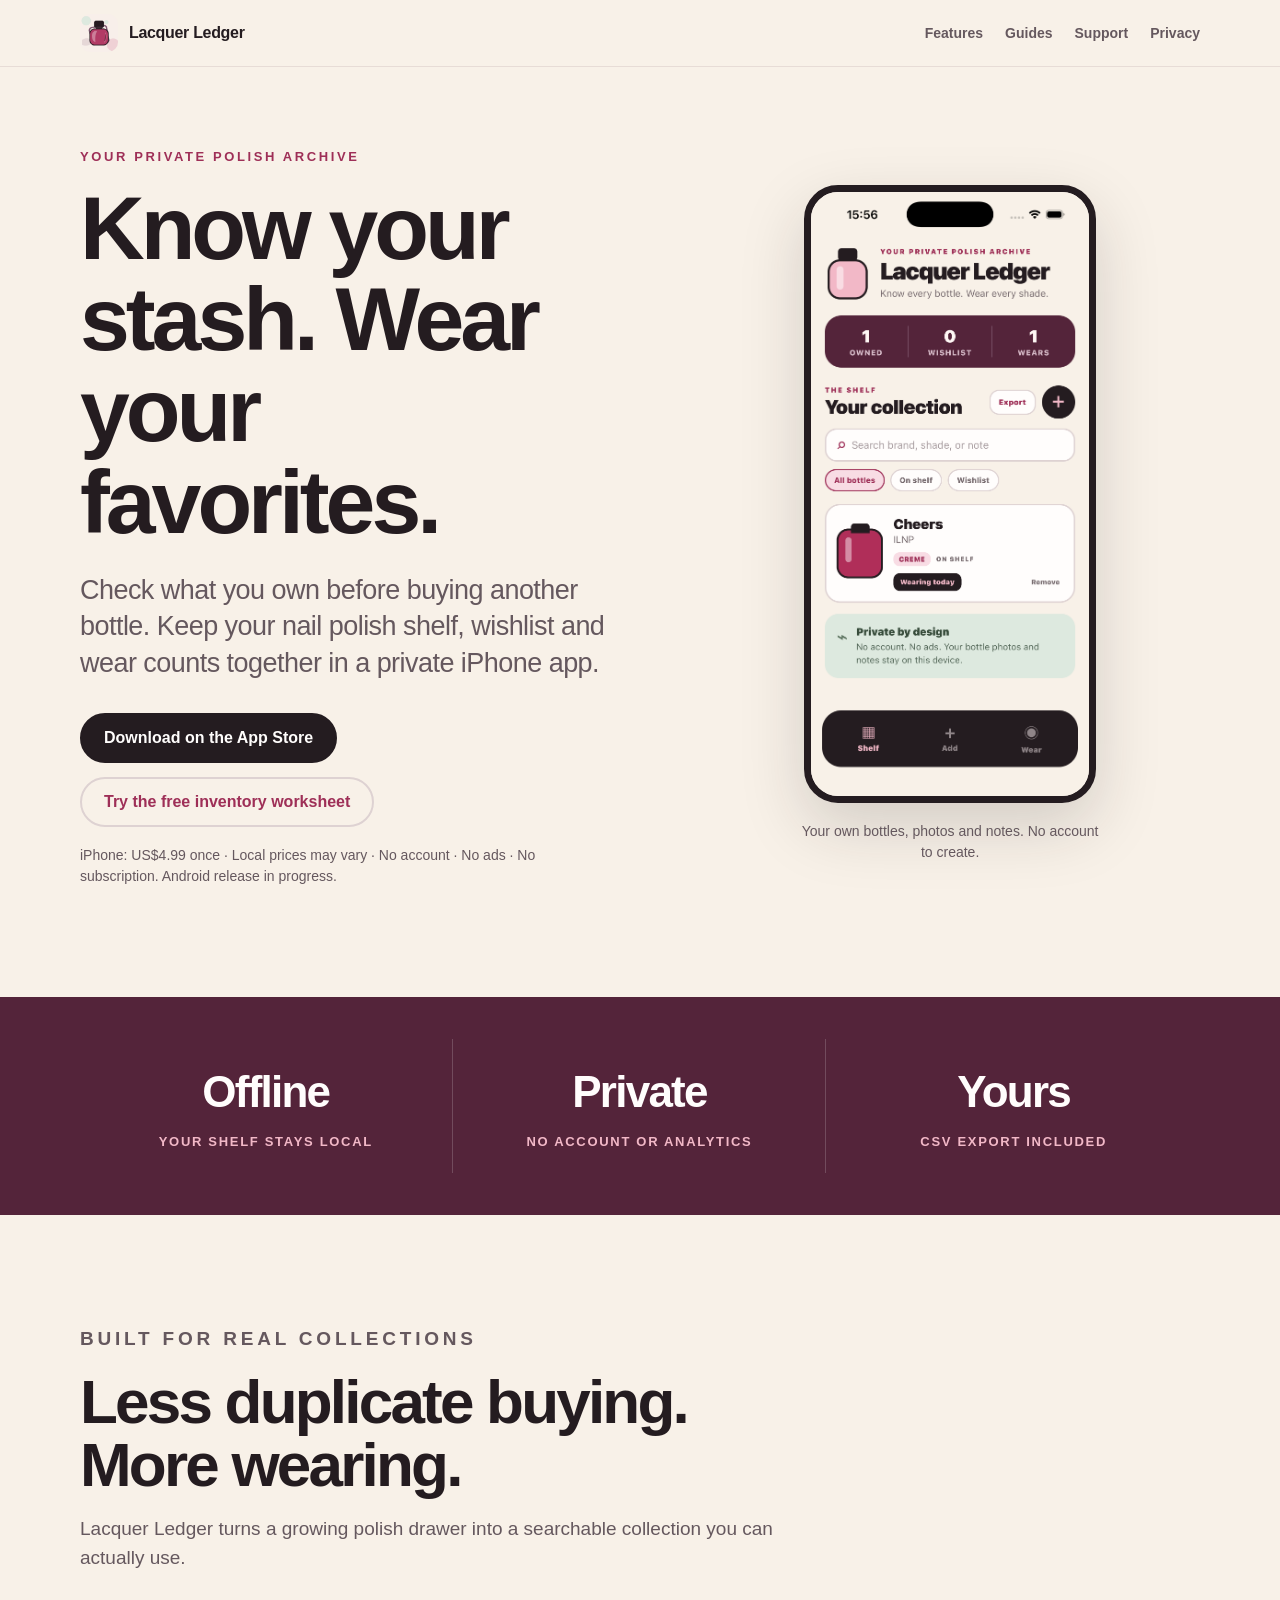
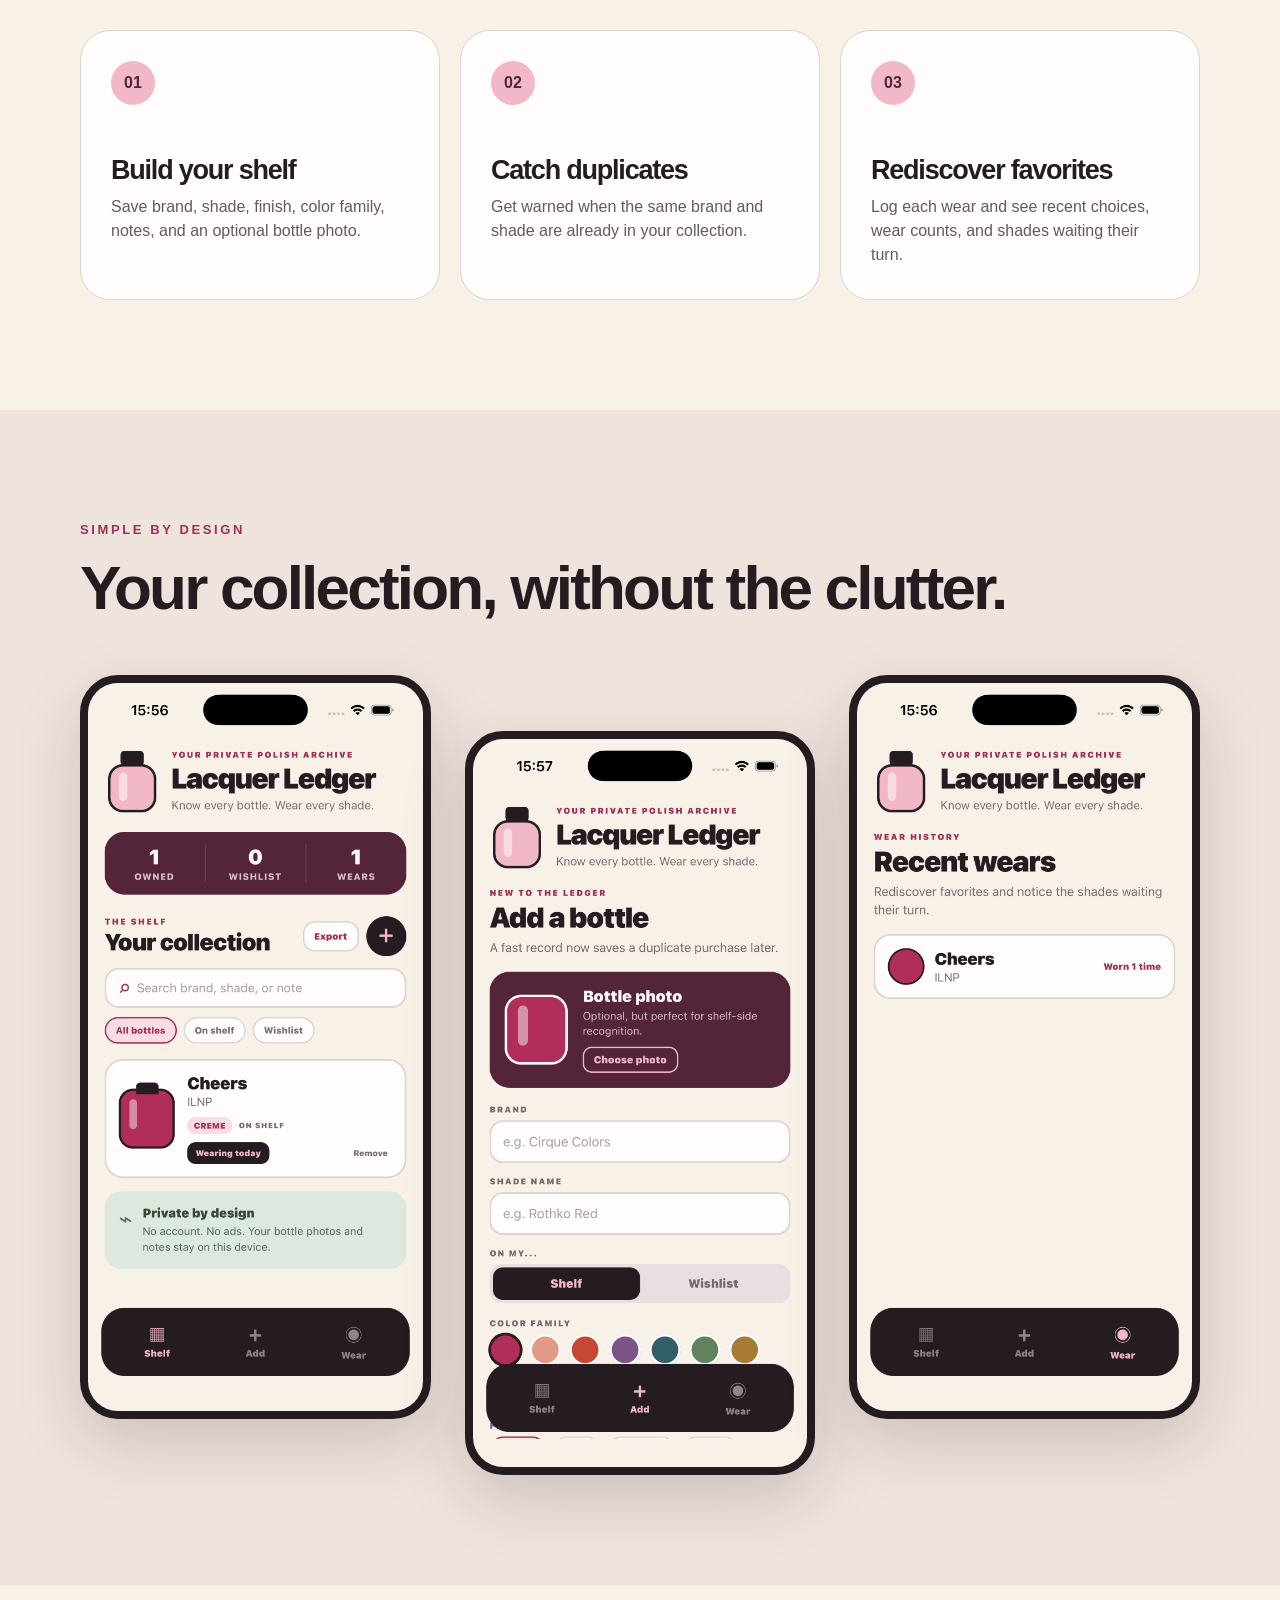
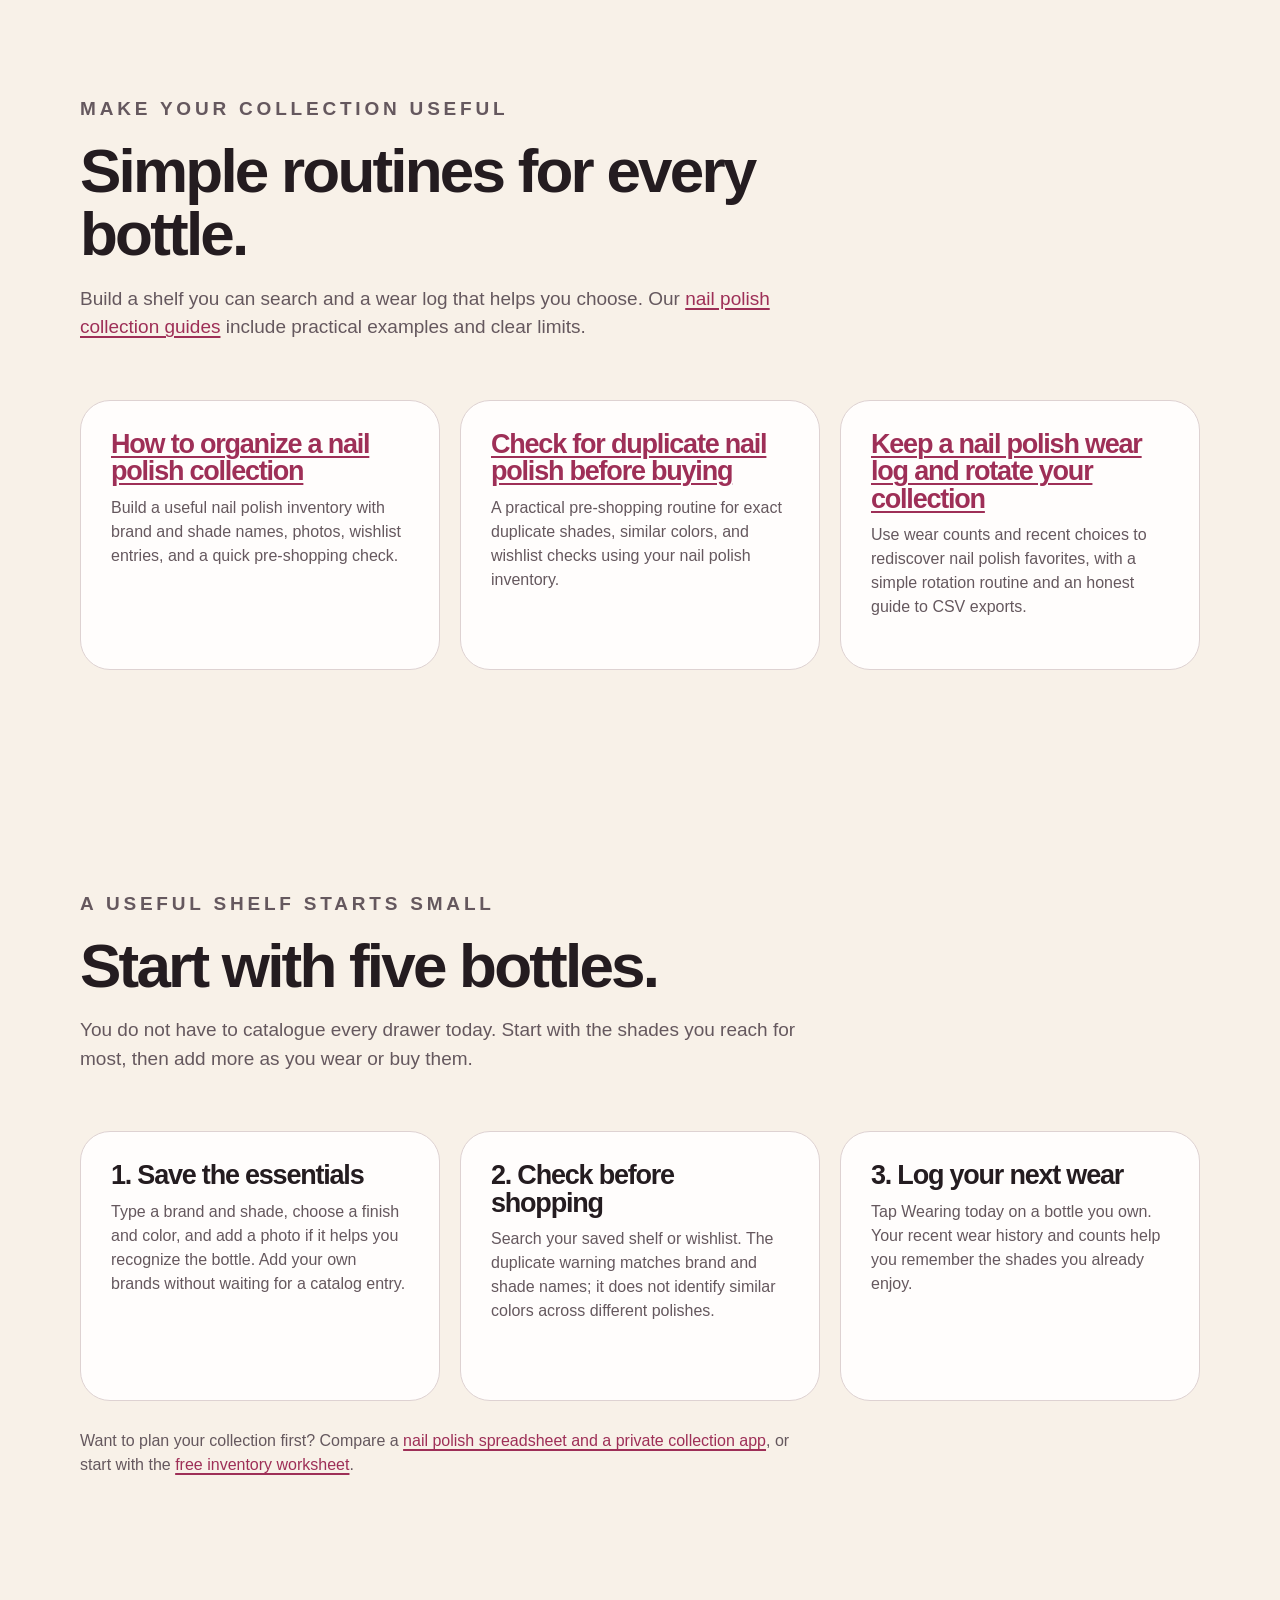
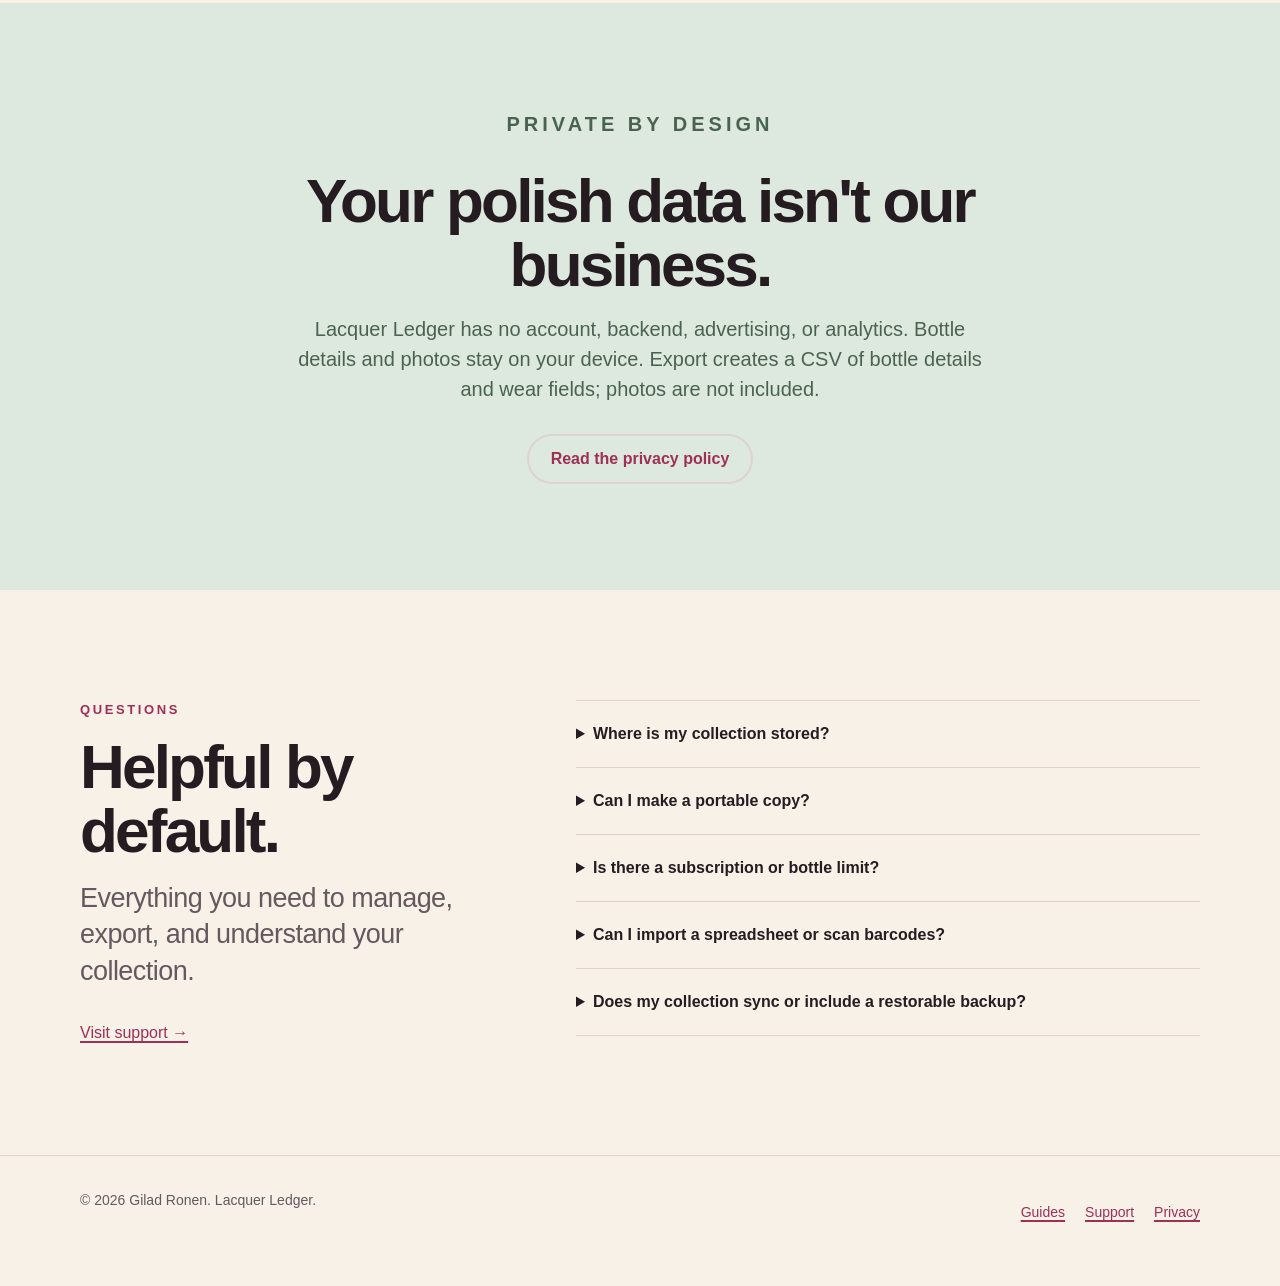
<file: index.html>
<!DOCTYPE html>
<html lang="en">
<head>
  <meta charset="utf-8">
  <meta name="viewport" content="width=device-width, initial-scale=1">
  <meta name="theme-color" content="#F8F1E8">
  <title>Nail polish collection &amp; wear tracker app — Lacquer Ledger</title>
  <meta name="description" content="Organize nail polish, check duplicate brand-and-shade pairs, keep a wishlist and log wears. Lacquer Ledger is a private offline iPhone app with CSV export.">
  <link rel="canonical" href="https://giladr1979.github.io/lacquer-ledger/">
  <meta property="og:type" content="website">
  <meta property="og:title" content="Nail polish collection &amp; wear tracker app — Lacquer Ledger">
  <meta property="og:description" content="Organize nail polish, check duplicate brand-and-shade pairs, keep a wishlist and log wears. Lacquer Ledger is a private offline iPhone app with CSV export.">
  <meta property="og:url" content="https://giladr1979.github.io/lacquer-ledger/">
  <meta property="og:image" content="https://giladr1979.github.io/lacquer-ledger/assets/icon.png">
  <meta property="og:image:alt" content="Lacquer Ledger app icon">
  <meta name="twitter:card" content="summary">
  <meta name="apple-itunes-app" content="app-id=6790280497">
  <link rel="icon" href="assets/icon.png">
  <link rel="stylesheet" href="styles.css">
<script type="application/ld+json">{"@context": "https://schema.org", "@graph": [{"@type": "WebSite", "name": "Lacquer Ledger", "url": "https://giladr1979.github.io/lacquer-ledger/"}, {"@type": "MobileApplication", "name": "Lacquer Ledger", "applicationCategory": "LifestyleApplication", "operatingSystem": "iOS", "url": "https://giladr1979.github.io/lacquer-ledger/", "downloadUrl": "https://apps.apple.com/app/lacquer-ledger/id6790280497", "description": "Private offline nail polish collection, wishlist and wear tracker with CSV export.", "image": "https://giladr1979.github.io/lacquer-ledger/assets/icon.png", "author": {"@type": "Person", "name": "Gilad Ronen"}}]}</script>
  <meta name="google-site-verification" content="F5Sdmsm7UvyeLJ_fXqEmeBqlbJ0hNNnhtqgZ2QPtwdA" />
</head>
<body>
  <a class="skip-link" href="#main">Skip to content</a>
  <header class="site-header">
    <nav class="nav" aria-label="Primary navigation">
      <a class="brand" href="./"><img src="assets/icon.webp" width="1024" height="1024" alt=""><span>Lacquer Ledger</span></a>
      <div class="nav-links"><a href="#features">Features</a><a href="guides/">Guides</a><a href="support.html">Support</a><a href="privacy.html">Privacy</a></div>
    </nav>
  </header>
  <main id="main">
    <section class="hero">
      <div>
        <p class="eyebrow">Your private polish archive</p>
        <h1>Know your stash. Wear your favorites.</h1>
        <p class="lede">Check what you own before buying another bottle. Keep your nail polish shelf, wishlist and wear counts together in a private iPhone app.</p>
        <div class="cta-row"><a class="button" href="https://apps.apple.com/app/lacquer-ledger/id6790280497">Download on the App Store</a><a class="button secondary" href="guides/polish-inventory.html#inventory-worksheet">Try the free inventory worksheet</a></div>
        <p class="price-note">iPhone: US$4.99 once · Local prices may vary · No account · No ads · No subscription. Android release in progress.</p>
      </div>
      <figure class="hero-preview"><img src="assets/collection.webp" width="1206" height="2622" fetchpriority="high" alt="Lacquer Ledger on iPhone: a saved polish, shelf and wishlist counts, search, and wear controls"><figcaption>Your own bottles, photos and notes. No account to create.</figcaption></figure>
    </section>

    <section class="stats" aria-label="Product principles">
      <div class="stats-inner">
        <div class="stat"><strong>Offline</strong><span>Your shelf stays local</span></div>
        <div class="stat"><strong>Private</strong><span>No account or analytics</span></div>
        <div class="stat"><strong>Yours</strong><span>CSV export included</span></div>
      </div>
    </section>

    <section class="section" id="features">
      <div class="section-intro"><p class="eyebrow">Built for real collections</p><h2>Less duplicate buying. More wearing.</h2><p>Lacquer Ledger turns a growing polish drawer into a searchable collection you can actually use.</p></div>
      <div class="feature-grid">
        <article class="feature"><span class="number">01</span><h3>Build your shelf</h3><p>Save brand, shade, finish, color family, notes, and an optional bottle photo.</p></article>
        <article class="feature"><span class="number">02</span><h3>Catch duplicates</h3><p>Get warned when the same brand and shade are already in your collection.</p></article>
        <article class="feature"><span class="number">03</span><h3>Rediscover favorites</h3><p>Log each wear and see recent choices, wear counts, and shades waiting their turn.</p></article>
      </div>
    </section>

    <section class="showcase" aria-labelledby="showcase-title">
      <div class="showcase-inner">
        <p class="eyebrow">Simple by design</p>
        <h2 id="showcase-title">Your collection, without the clutter.</h2>
        <div class="screens">
          <div class="screen"><img src="assets/collection.webp" width="1206" height="2622" loading="lazy" decoding="async" alt="Lacquer Ledger collection screen showing a saved polish bottle"></div>
          <div class="screen"><img src="assets/add-bottle.webp" width="1206" height="2622" loading="lazy" decoding="async" alt="Add bottle form with photo, brand, shade, and collection controls"></div>
          <div class="screen"><img src="assets/wear-history.webp" width="1206" height="2622" loading="lazy" decoding="async" alt="Wear history screen showing a shade and its wear count"></div>
        </div>
      </div>
    </section>

    <section class="section" id="guides"><div class="section-intro"><p class="eyebrow">Make your collection useful</p><h2>Simple routines for every bottle.</h2><p>Build a shelf you can search and a wear log that helps you choose. Our <a href="guides/">nail polish collection guides</a> include practical examples and clear limits.</p></div><div class="feature-grid"><article class="feature"><h3><a href="guides/polish-inventory.html">How to organize a nail polish collection</a></h3><p>Build a useful nail polish inventory with brand and shade names, photos, wishlist entries, and a quick pre-shopping check.</p></article><article class="feature"><h3><a href="guides/duplicate-polish-check.html">Check for duplicate nail polish before buying</a></h3><p>A practical pre-shopping routine for exact duplicate shades, similar colors, and wishlist checks using your nail polish inventory.</p></article><article class="feature"><h3><a href="guides/polish-wear-log.html">Keep a nail polish wear log and rotate your collection</a></h3><p>Use wear counts and recent choices to rediscover nail polish favorites, with a simple rotation routine and an honest guide to CSV exports.</p></article></div></section>
    <section class="section" id="getting-started">
      <div class="section-intro"><p class="eyebrow">A useful shelf starts small</p><h2>Start with five bottles.</h2><p>You do not have to catalogue every drawer today. Start with the shades you reach for most, then add more as you wear or buy them.</p></div>
      <div class="feature-grid">
        <article class="feature"><h3>1. Save the essentials</h3><p>Type a brand and shade, choose a finish and color, and add a photo if it helps you recognize the bottle. Add your own brands without waiting for a catalog entry.</p></article>
        <article class="feature"><h3>2. Check before shopping</h3><p>Search your saved shelf or wishlist. The duplicate warning matches brand and shade names; it does not identify similar colors across different polishes.</p></article>
        <article class="feature"><h3>3. Log your next wear</h3><p>Tap Wearing today on a bottle you own. Your recent wear history and counts help you remember the shades you already enjoy.</p></article>
      </div>
      <p class="fit-note">Want to plan your collection first? Compare a <a href="guides/spreadsheet-or-app.html">nail polish spreadsheet and a private collection app</a>, or start with the <a href="guides/polish-inventory.html#inventory-worksheet">free inventory worksheet</a>.</p>
    </section><section class="privacy-band">
      <div class="privacy-inner"><p class="eyebrow">Private by design</p><h2>Your polish data isn't our business.</h2><p>Lacquer Ledger has no account, backend, advertising, or analytics. Bottle details and photos stay on your device. Export creates a CSV of bottle details and wear fields; photos are not included.</p><a class="button secondary" href="privacy.html">Read the privacy policy</a></div>
    </section>

    <section class="section" id="support">
      <div class="support-grid">
        <div><p class="eyebrow">Questions</p><h2>Helpful by default.</h2><p class="lede">Everything you need to manage, export, and understand your collection.</p><a href="support.html">Visit support →</a></div>
        <div class="faq">
          <details><summary>Where is my collection stored?</summary><p>In a local database inside the app on your device. Lacquer Ledger does not operate a server.</p></details>
          <details><summary>Can I make a portable copy?</summary><p>Yes. Export bottle details and wear fields as a CSV file through your device's share sheet. Photos are not included, and version 1.0 does not import CSV files.</p></details>
          <details><summary>Is there a subscription or bottle limit?</summary><p>It is one paid download, with no subscription or paid bottle-limit upgrade. The US App Store price is $4.99; local prices may vary.</p></details>
          <details><summary>Can I import a spreadsheet or scan barcodes?</summary><p>Version 1.0 uses manual entry. It does not import spreadsheets, scan barcodes, or provide a shared polish catalog. Start with a few favorites; keep an existing spreadsheet if bulk entry is essential to you.</p></details>
          <details><summary>Does my collection sync or include a restorable backup?</summary><p>Version 1.0 does not offer cloud sync or an in-app backup and restore feature. CSV export includes bottle details and wear fields, not photos. Save a CSV outside the app before deleting it or changing devices; the app cannot import that CSV.</p></details>
        </div>
      </div>
    </section>
  </main>
  <footer class="site-footer"><div class="footer-inner"><span>© 2026 Gilad Ronen. Lacquer Ledger.</span><div class="footer-links"><a href="guides/">Guides</a><a href="support.html">Support</a><a href="privacy.html">Privacy</a></div></div></footer>
</body>
</html>
</file>
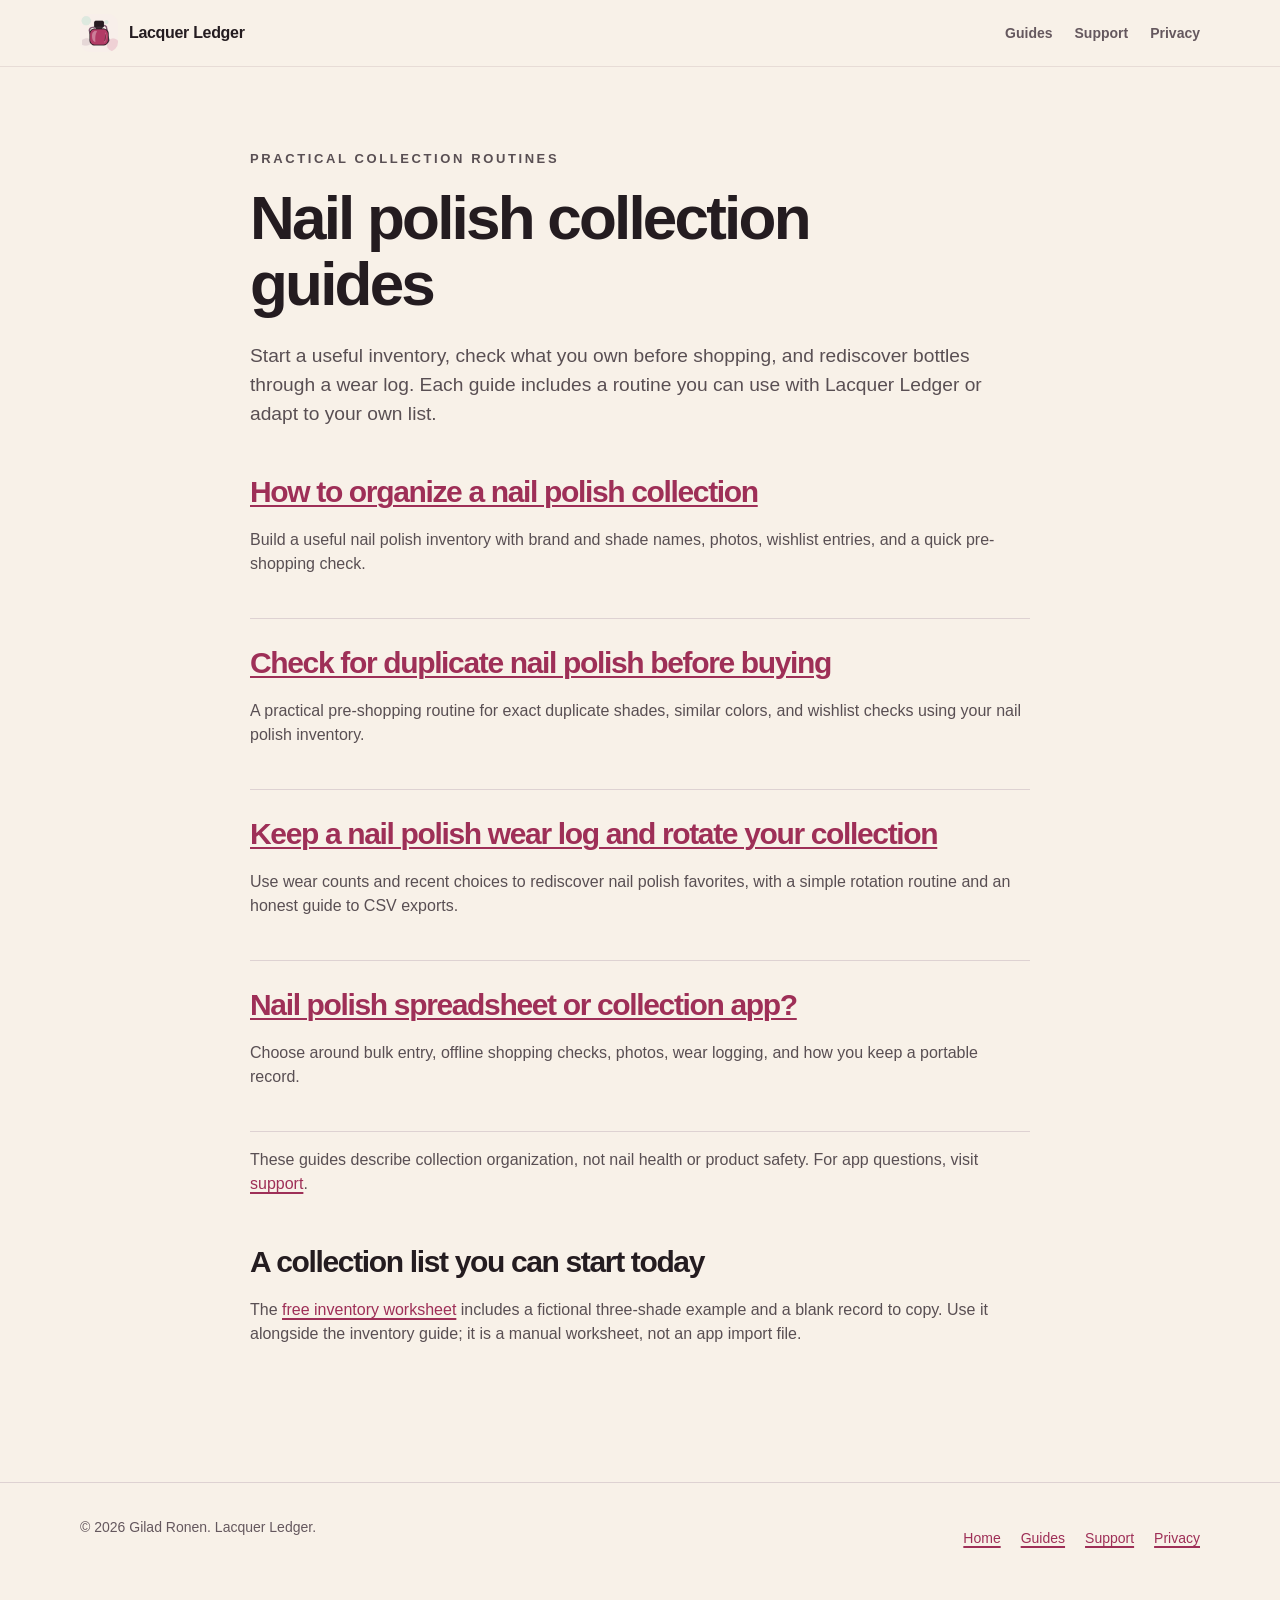
<file: guides/index.html>
<!doctype html><html lang="en"><head><meta charset="utf-8"><meta name="viewport" content="width=device-width,initial-scale=1">  <title>Nail polish collection guides — Lacquer Ledger</title>
  <meta name="description" content="Practical guides to cataloguing nail polish, checking for duplicate shades, and keeping a wear log with Lacquer Ledger.">
  <link rel="canonical" href="https://giladr1979.github.io/lacquer-ledger/guides/">
  <meta property="og:type" content="website">
  <meta property="og:title" content="Nail polish collection guides — Lacquer Ledger">
  <meta property="og:description" content="Practical guides to cataloguing nail polish, checking for duplicate shades, and keeping a wear log with Lacquer Ledger.">
  <meta property="og:url" content="https://giladr1979.github.io/lacquer-ledger/guides/">
  <meta property="og:image" content="https://giladr1979.github.io/lacquer-ledger/assets/icon.png">
  <meta property="og:image:alt" content="Lacquer Ledger app icon">
  <meta name="twitter:card" content="summary">
  <meta name="apple-itunes-app" content="app-id=6790280497"><link rel="icon" href="../assets/icon.png"><link rel="stylesheet" href="../styles.css"></head><body><a class="skip-link" href="#main">Skip to content</a><header class="site-header"><nav class="nav" aria-label="Primary navigation"><a class="brand" href="../"><img src="../assets/icon.webp" width="1024" height="1024" alt=""><span>Lacquer Ledger</span></a><div class="nav-links"><a href="../guides/">Guides</a><a href="../support.html">Support</a><a href="../privacy.html">Privacy</a></div></nav></header><main id="main" class="legal guide"><p class="eyebrow">Practical collection routines</p><h1>Nail polish collection guides</h1><p class="guide-intro">Start a useful inventory, check what you own before shopping, and rediscover bottles through a wear log. Each guide includes a routine you can use with Lacquer Ledger or adapt to your own list.</p><article class="guide-card"><h2><a href="polish-inventory.html">How to organize a nail polish collection</a></h2><p>Build a useful nail polish inventory with brand and shade names, photos, wishlist entries, and a quick pre-shopping check.</p></article><article class="guide-card"><h2><a href="duplicate-polish-check.html">Check for duplicate nail polish before buying</a></h2><p>A practical pre-shopping routine for exact duplicate shades, similar colors, and wishlist checks using your nail polish inventory.</p></article><article class="guide-card"><h2><a href="polish-wear-log.html">Keep a nail polish wear log and rotate your collection</a></h2><p>Use wear counts and recent choices to rediscover nail polish favorites, with a simple rotation routine and an honest guide to CSV exports.</p></article><article class="guide-card"><h2><a href="spreadsheet-or-app.html">Nail polish spreadsheet or collection app?</a></h2><p>Choose around bulk entry, offline shopping checks, photos, wear logging, and how you keep a portable record.</p></article><p>These guides describe collection organization, not nail health or product safety. For app questions, visit <a href="../support.html">support</a>.</p><section><h2>A collection list you can start today</h2><p>The <a href="polish-inventory.html#inventory-worksheet">free inventory worksheet</a> includes a fictional three-shade example and a blank record to copy. Use it alongside the inventory guide; it is a manual worksheet, not an app import file.</p></section></main><footer class="site-footer"><div class="footer-inner"><span>© 2026 Gilad Ronen. Lacquer Ledger.</span><div class="footer-links"><a href="../">Home</a><a href="../guides/">Guides</a><a href="../support.html">Support</a><a href="../privacy.html">Privacy</a></div></div></footer></body></html>
</file>
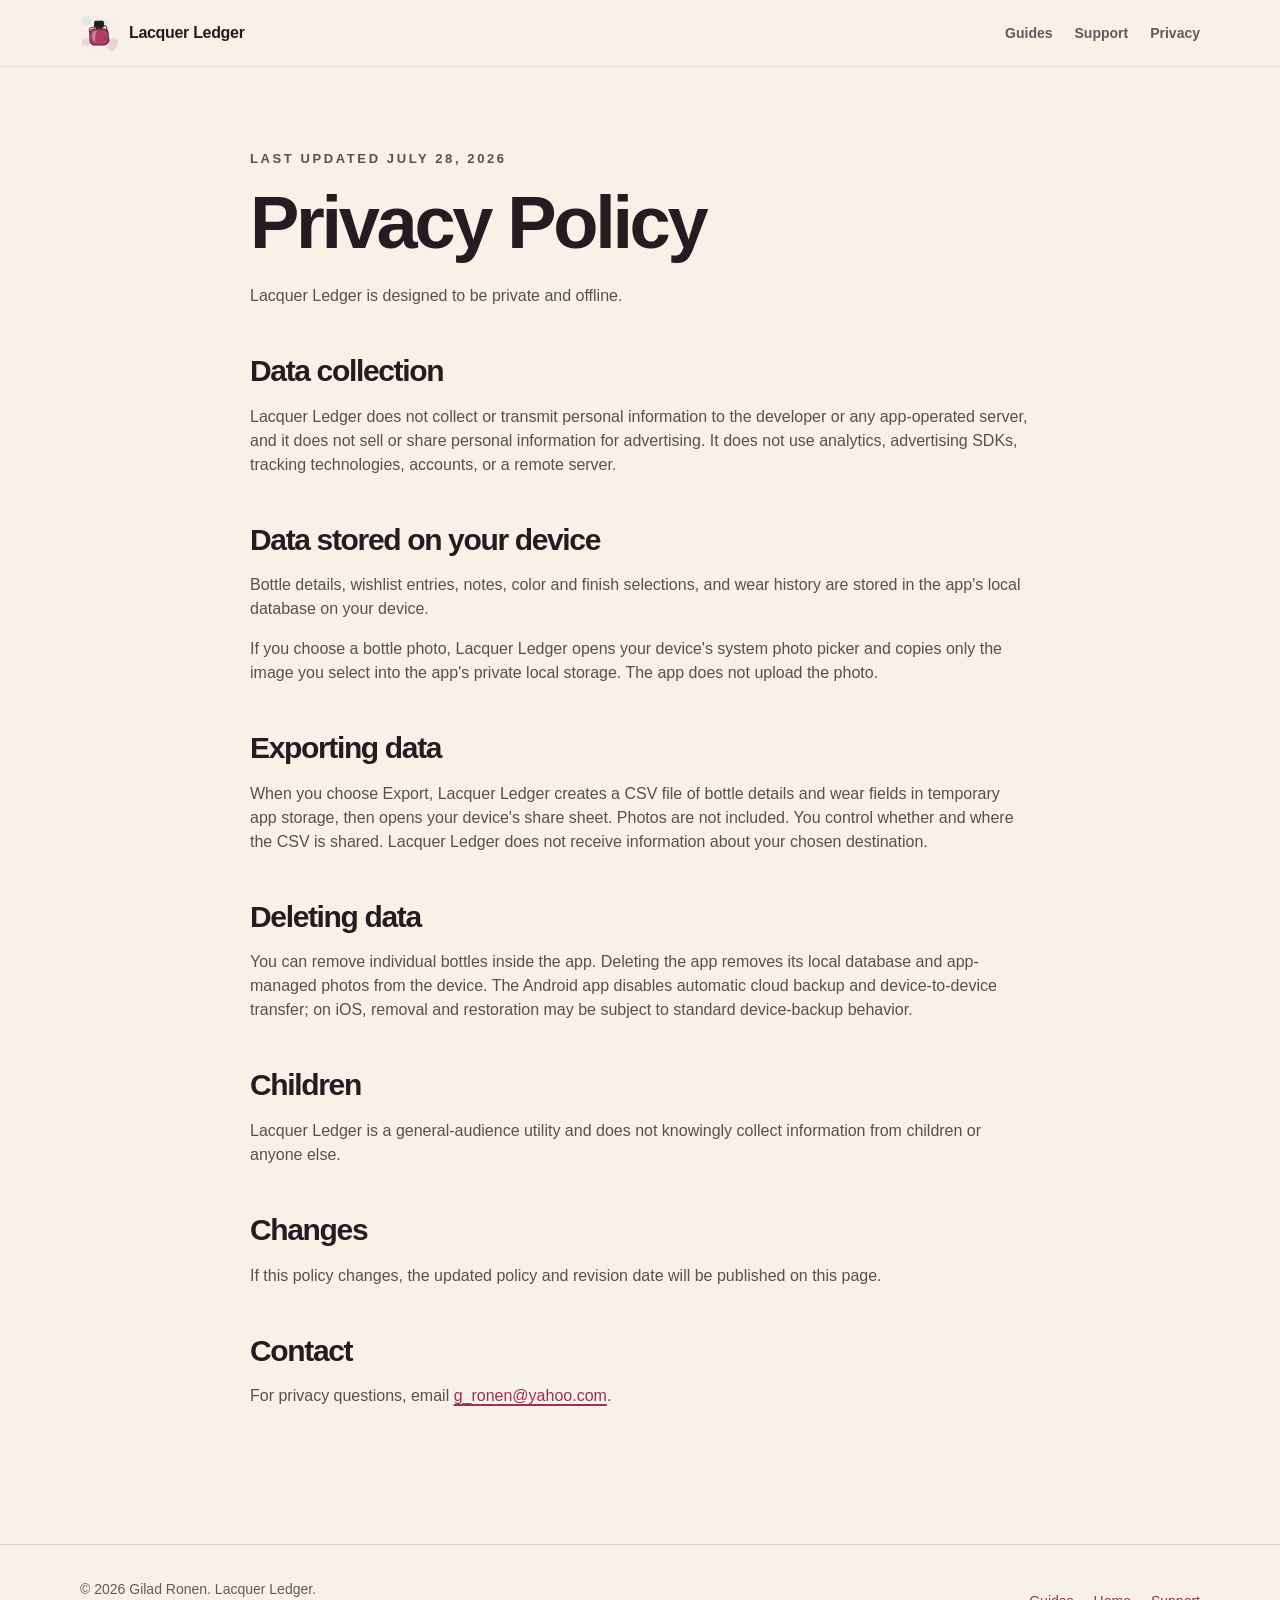
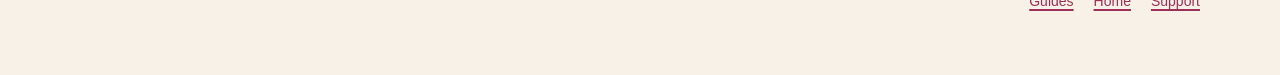
<file: privacy.html>
<!DOCTYPE html>
<html lang="en">
<head>
  <meta charset="utf-8">
  <meta name="viewport" content="width=device-width, initial-scale=1">
  <meta name="theme-color" content="#F8F1E8">
  <title>Privacy policy — Lacquer Ledger</title>
  <meta name="description" content="How Lacquer Ledger stores bottle details and photos locally, handles CSV exports and protects your private nail polish inventory.">
  <link rel="canonical" href="https://giladr1979.github.io/lacquer-ledger/privacy.html">
  <meta property="og:type" content="website">
  <meta property="og:title" content="Privacy policy — Lacquer Ledger">
  <meta property="og:description" content="How Lacquer Ledger stores bottle details and photos locally, handles CSV exports and protects your private nail polish inventory.">
  <meta property="og:url" content="https://giladr1979.github.io/lacquer-ledger/privacy.html">
  <meta property="og:image" content="https://giladr1979.github.io/lacquer-ledger/assets/icon.png">
  <meta property="og:image:alt" content="Lacquer Ledger app icon">
  <meta name="twitter:card" content="summary">
  <meta name="apple-itunes-app" content="app-id=6790280497">
  <link rel="icon" href="assets/icon.png">
  <link rel="stylesheet" href="styles.css">
</head>
<body>
  <a class="skip-link" href="#main">Skip to content</a>
  <header class="site-header"><nav class="nav" aria-label="Primary navigation"><a class="brand" href="./"><img src="assets/icon.webp" width="1024" height="1024" alt=""><span>Lacquer Ledger</span></a><div class="nav-links"><a href="guides/">Guides</a><a href="support.html">Support</a><a href="privacy.html" aria-current="page">Privacy</a></div></nav></header>
  <main id="main" class="legal">
    <p class="eyebrow">Last updated July 28, 2026</p>
    <h1>Privacy Policy</h1>
    <p>Lacquer Ledger is designed to be private and offline.</p>

    <h2>Data collection</h2>
    <p>Lacquer Ledger does not collect or transmit personal information to the developer or any app-operated server, and it does not sell or share personal information for advertising. It does not use analytics, advertising SDKs, tracking technologies, accounts, or a remote server.</p>

    <h2>Data stored on your device</h2>
    <p>Bottle details, wishlist entries, notes, color and finish selections, and wear history are stored in the app's local database on your device.</p>
    <p>If you choose a bottle photo, Lacquer Ledger opens your device's system photo picker and copies only the image you select into the app's private local storage. The app does not upload the photo.</p>

    <h2>Exporting data</h2>
    <p>When you choose Export, Lacquer Ledger creates a CSV file of bottle details and wear fields in temporary app storage, then opens your device's share sheet. Photos are not included. You control whether and where the CSV is shared. Lacquer Ledger does not receive information about your chosen destination.</p>

    <h2>Deleting data</h2>
    <p>You can remove individual bottles inside the app. Deleting the app removes its local database and app-managed photos from the device. The Android app disables automatic cloud backup and device-to-device transfer; on iOS, removal and restoration may be subject to standard device-backup behavior.</p>

    <h2>Children</h2>
    <p>Lacquer Ledger is a general-audience utility and does not knowingly collect information from children or anyone else.</p>

    <h2>Changes</h2>
    <p>If this policy changes, the updated policy and revision date will be published on this page.</p>

    <h2>Contact</h2>
    <p>For privacy questions, email <a href="mailto:g_ronen@yahoo.com">g_ronen@yahoo.com</a>.</p>
  </main>
  <footer class="site-footer"><div class="footer-inner"><span>© 2026 Gilad Ronen. Lacquer Ledger.</span><div class="footer-links"><a href="guides/">Guides</a><a href="./">Home</a><a href="support.html">Support</a></div></div></footer>
</body>
</html>
</file>
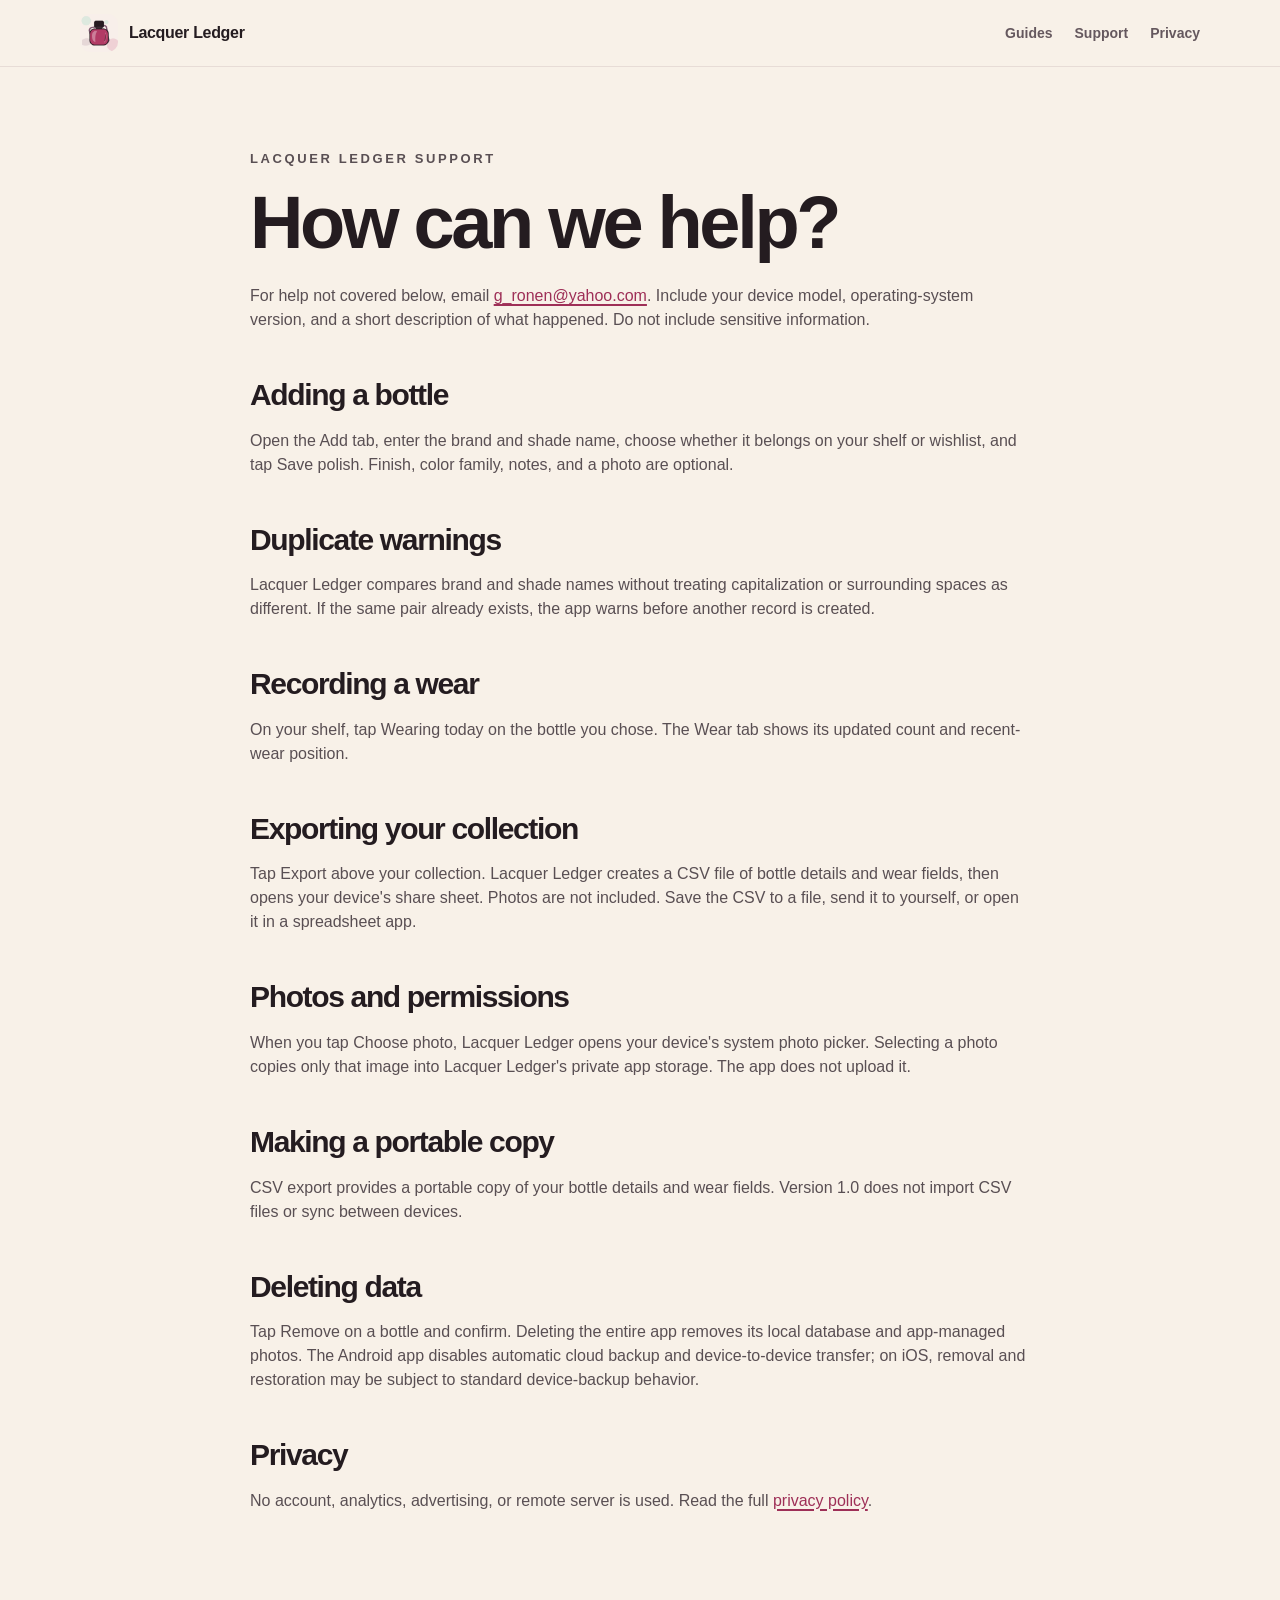
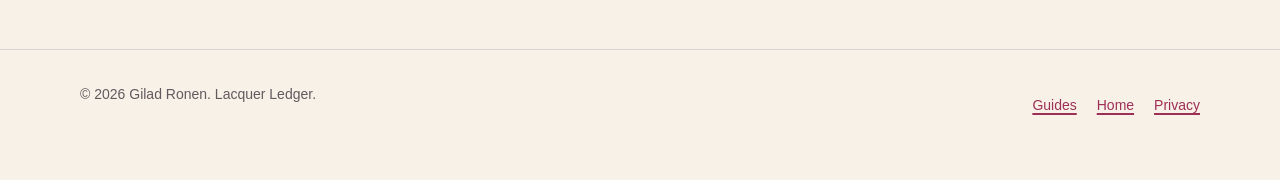
<file: support.html>
<!DOCTYPE html>
<html lang="en">
<head>
  <meta charset="utf-8">
  <meta name="viewport" content="width=device-width, initial-scale=1">
  <meta name="theme-color" content="#F8F1E8">
  <title>Nail polish inventory app help &amp; support — Lacquer Ledger</title>
  <meta name="description" content="Learn how to add bottles, record wears, export your nail polish inventory as CSV and manage photos in Lacquer Ledger.">
  <link rel="canonical" href="https://giladr1979.github.io/lacquer-ledger/support.html">
  <meta property="og:type" content="website">
  <meta property="og:title" content="Nail polish inventory app help &amp; support — Lacquer Ledger">
  <meta property="og:description" content="Learn how to add bottles, record wears, export your nail polish inventory as CSV and manage photos in Lacquer Ledger.">
  <meta property="og:url" content="https://giladr1979.github.io/lacquer-ledger/support.html">
  <meta property="og:image" content="https://giladr1979.github.io/lacquer-ledger/assets/icon.png">
  <meta property="og:image:alt" content="Lacquer Ledger app icon">
  <meta name="twitter:card" content="summary">
  <meta name="apple-itunes-app" content="app-id=6790280497">
  <link rel="icon" href="assets/icon.png">
  <link rel="stylesheet" href="styles.css">
</head>
<body>
  <a class="skip-link" href="#main">Skip to content</a>
  <header class="site-header"><nav class="nav" aria-label="Primary navigation"><a class="brand" href="./"><img src="assets/icon.webp" width="1024" height="1024" alt=""><span>Lacquer Ledger</span></a><div class="nav-links"><a href="guides/">Guides</a><a href="support.html" aria-current="page">Support</a><a href="privacy.html">Privacy</a></div></nav></header>
  <main id="main" class="legal">
    <p class="eyebrow">Lacquer Ledger support</p>
    <h1>How can we help?</h1>
    <p>For help not covered below, email <a href="mailto:g_ronen@yahoo.com?subject=Lacquer%20Ledger%20Support">g_ronen@yahoo.com</a>. Include your device model, operating-system version, and a short description of what happened. Do not include sensitive information.</p>

    <h2>Adding a bottle</h2>
    <p>Open the Add tab, enter the brand and shade name, choose whether it belongs on your shelf or wishlist, and tap Save polish. Finish, color family, notes, and a photo are optional.</p>

    <h2>Duplicate warnings</h2>
    <p>Lacquer Ledger compares brand and shade names without treating capitalization or surrounding spaces as different. If the same pair already exists, the app warns before another record is created.</p>

    <h2>Recording a wear</h2>
    <p>On your shelf, tap Wearing today on the bottle you chose. The Wear tab shows its updated count and recent-wear position.</p>

    <h2>Exporting your collection</h2>
    <p>Tap Export above your collection. Lacquer Ledger creates a CSV file of bottle details and wear fields, then opens your device's share sheet. Photos are not included. Save the CSV to a file, send it to yourself, or open it in a spreadsheet app.</p>

    <h2>Photos and permissions</h2>
    <p>When you tap Choose photo, Lacquer Ledger opens your device's system photo picker. Selecting a photo copies only that image into Lacquer Ledger's private app storage. The app does not upload it.</p>

    <h2>Making a portable copy</h2>
    <p>CSV export provides a portable copy of your bottle details and wear fields. Version 1.0 does not import CSV files or sync between devices.</p>

    <h2>Deleting data</h2>
    <p>Tap Remove on a bottle and confirm. Deleting the entire app removes its local database and app-managed photos. The Android app disables automatic cloud backup and device-to-device transfer; on iOS, removal and restoration may be subject to standard device-backup behavior.</p>

    <h2>Privacy</h2>
    <p>No account, analytics, advertising, or remote server is used. Read the full <a href="privacy.html">privacy policy</a>.</p>
  </main>
  <footer class="site-footer"><div class="footer-inner"><span>© 2026 Gilad Ronen. Lacquer Ledger.</span><div class="footer-links"><a href="guides/">Guides</a><a href="./">Home</a><a href="privacy.html">Privacy</a></div></div></footer>
</body>
</html>
</file>
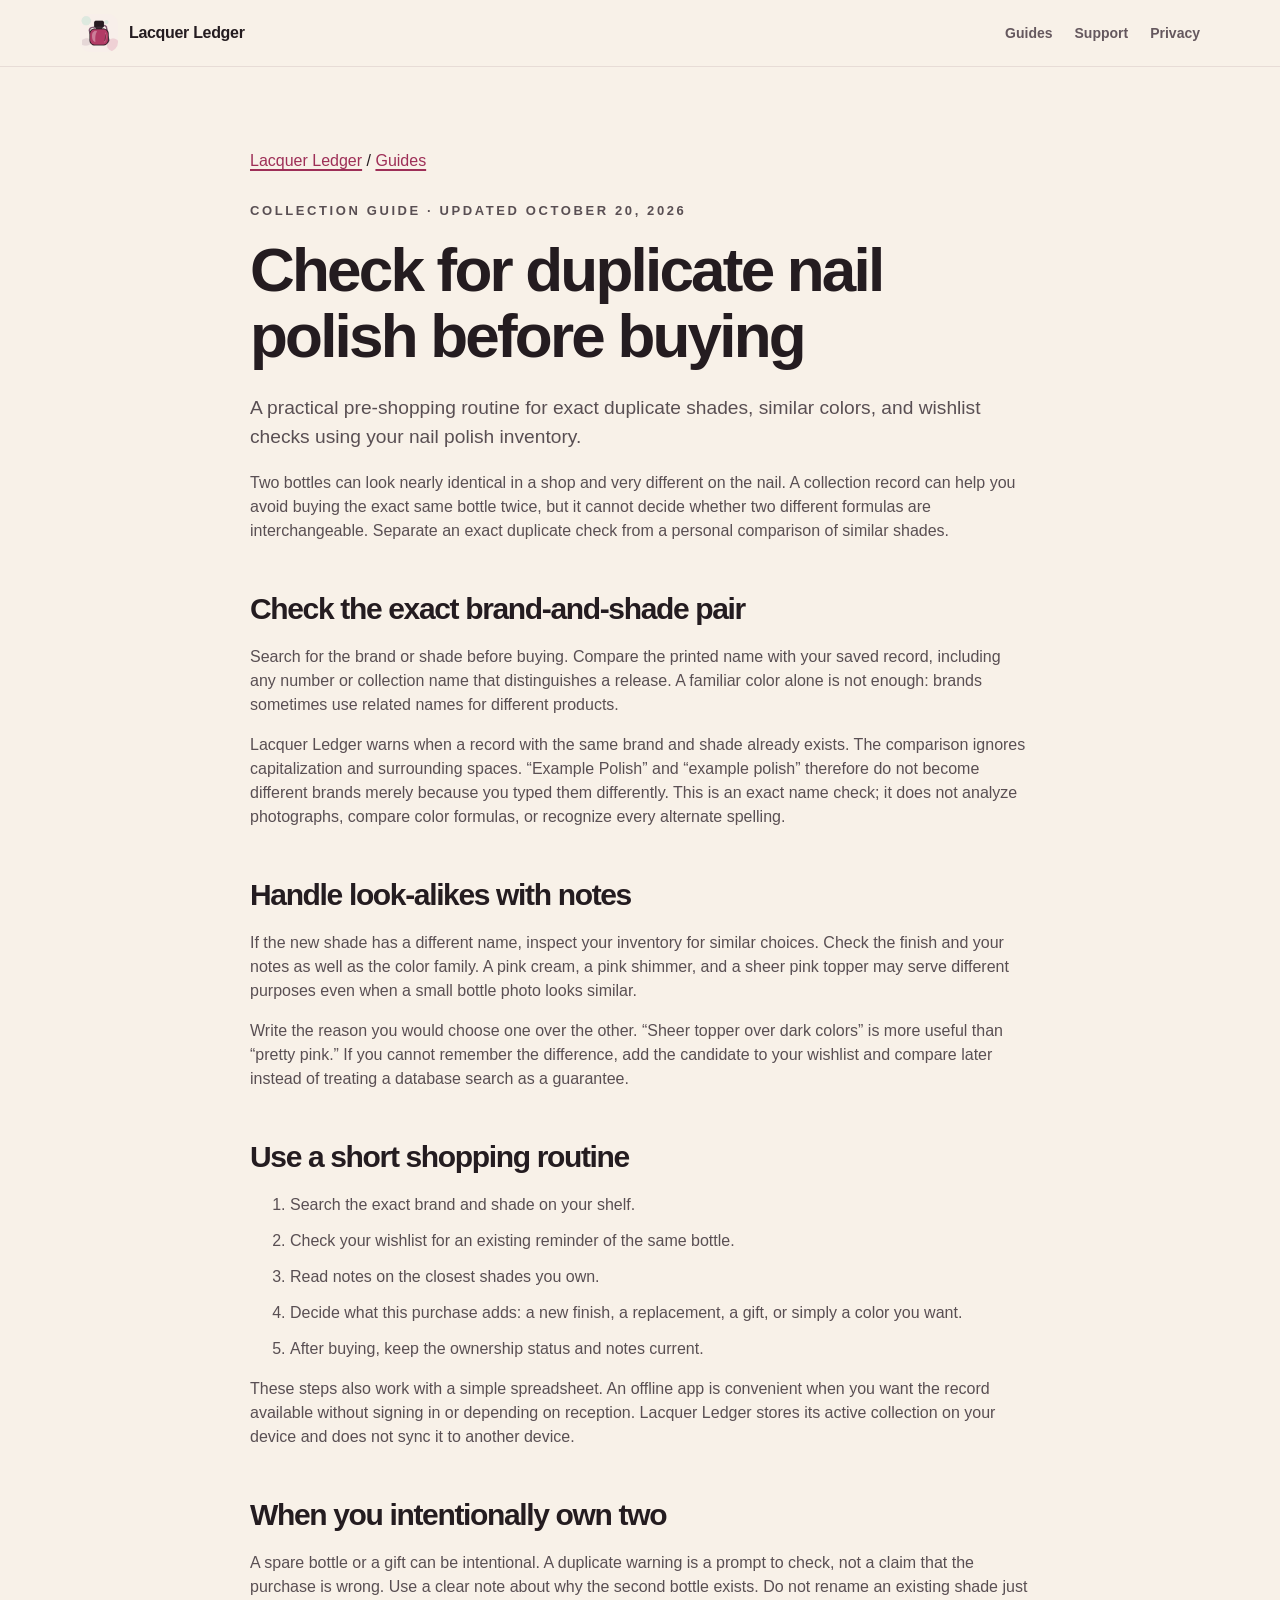
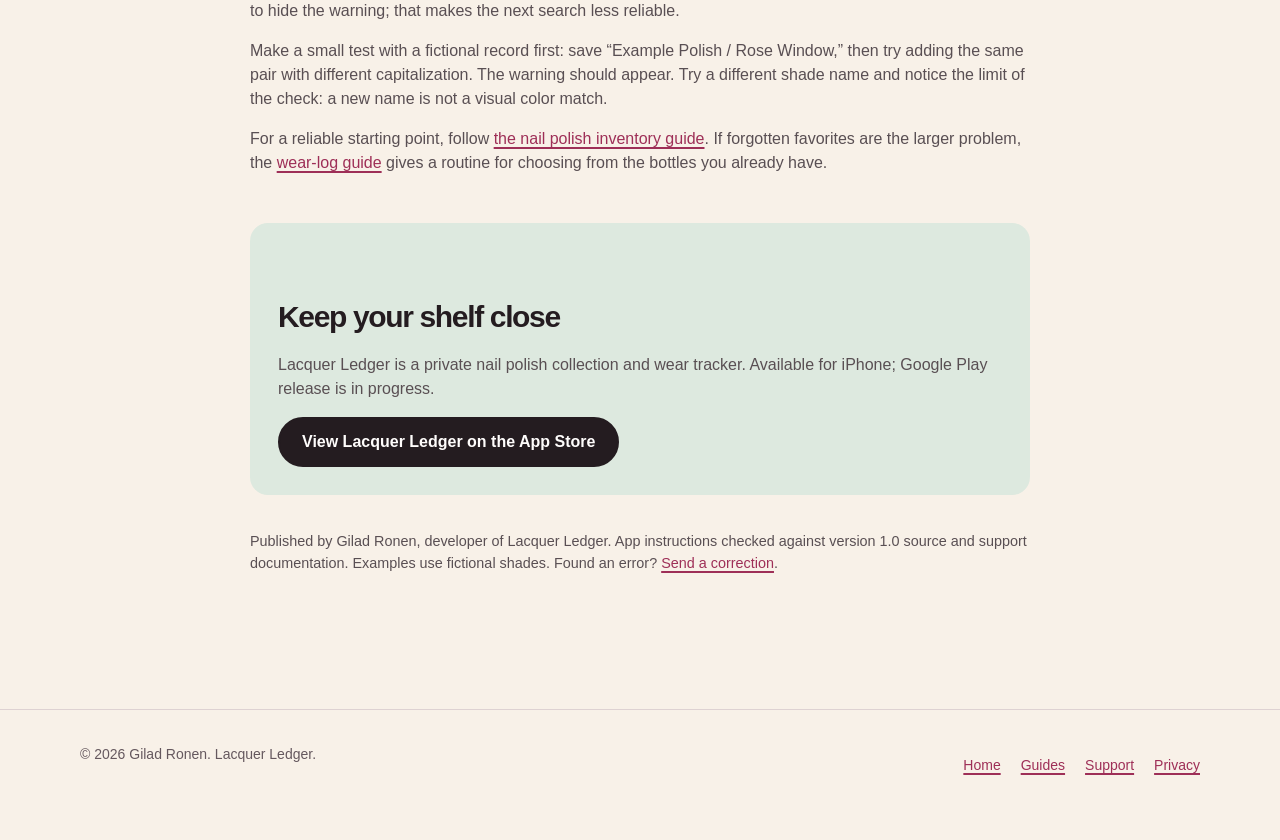
<file: guides/duplicate-polish-check.html>
<!doctype html><html lang="en"><head><meta charset="utf-8"><meta name="viewport" content="width=device-width,initial-scale=1">  <title>Check for duplicate nail polish before buying — Lacquer Ledger</title>
  <meta name="description" content="A practical pre-shopping routine for exact duplicate shades, similar colors, and wishlist checks using your nail polish inventory.">
  <link rel="canonical" href="https://giladr1979.github.io/lacquer-ledger/guides/duplicate-polish-check.html">
  <meta property="og:type" content="article">
  <meta property="og:title" content="Check for duplicate nail polish before buying — Lacquer Ledger">
  <meta property="og:description" content="A practical pre-shopping routine for exact duplicate shades, similar colors, and wishlist checks using your nail polish inventory.">
  <meta property="og:url" content="https://giladr1979.github.io/lacquer-ledger/guides/duplicate-polish-check.html">
  <meta property="og:image" content="https://giladr1979.github.io/lacquer-ledger/assets/icon.png">
  <meta property="og:image:alt" content="Lacquer Ledger app icon">
  <meta name="twitter:card" content="summary">
  <meta name="apple-itunes-app" content="app-id=6790280497"><meta name="theme-color" content="#F8F1E8"><link rel="icon" href="../assets/icon.png"><link rel="stylesheet" href="../styles.css"><script type="application/ld+json">{"@context": "https://schema.org", "@type": "Article", "headline": "Check for duplicate nail polish before buying", "description": "A practical pre-shopping routine for exact duplicate shades, similar colors, and wishlist checks using your nail polish inventory.", "dateModified": "2026-10-20", "author": {"@type": "Person", "name": "Gilad Ronen"}, "mainEntityOfPage": "https://giladr1979.github.io/lacquer-ledger/guides/duplicate-polish-check.html", "image": "https://giladr1979.github.io/lacquer-ledger/assets/icon.png"}</script></head><body><a class="skip-link" href="#main">Skip to content</a><header class="site-header"><nav class="nav" aria-label="Primary navigation"><a class="brand" href="../"><img src="../assets/icon.webp" width="1024" height="1024" alt=""><span>Lacquer Ledger</span></a><div class="nav-links"><a href="../guides/">Guides</a><a href="../support.html">Support</a><a href="../privacy.html">Privacy</a></div></nav></header><main id="main" class="legal guide"><nav aria-label="Breadcrumb"><a href="../">Lacquer Ledger</a> / <a href="./">Guides</a></nav><p class="eyebrow">Collection guide · Updated October 20, 2026</p><h1>Check for duplicate nail polish before buying</h1><p class="guide-intro">A practical pre-shopping routine for exact duplicate shades, similar colors, and wishlist checks using your nail polish inventory.</p><p>Two bottles can look nearly identical in a shop and very different on the nail. A collection record can help you avoid buying the exact same bottle twice, but it cannot decide whether two different formulas are interchangeable. Separate an exact duplicate check from a personal comparison of similar shades.</p>
<h2>Check the exact brand-and-shade pair</h2><p>Search for the brand or shade before buying. Compare the printed name with your saved record, including any number or collection name that distinguishes a release. A familiar color alone is not enough: brands sometimes use related names for different products.</p><p>Lacquer Ledger warns when a record with the same brand and shade already exists. The comparison ignores capitalization and surrounding spaces. “Example Polish” and “example polish” therefore do not become different brands merely because you typed them differently. This is an exact name check; it does not analyze photographs, compare color formulas, or recognize every alternate spelling.</p>
<h2>Handle look-alikes with notes</h2><p>If the new shade has a different name, inspect your inventory for similar choices. Check the finish and your notes as well as the color family. A pink cream, a pink shimmer, and a sheer pink topper may serve different purposes even when a small bottle photo looks similar.</p><p>Write the reason you would choose one over the other. “Sheer topper over dark colors” is more useful than “pretty pink.” If you cannot remember the difference, add the candidate to your wishlist and compare later instead of treating a database search as a guarantee.</p>
<h2>Use a short shopping routine</h2><ol><li>Search the exact brand and shade on your shelf.</li><li>Check your wishlist for an existing reminder of the same bottle.</li><li>Read notes on the closest shades you own.</li><li>Decide what this purchase adds: a new finish, a replacement, a gift, or simply a color you want.</li><li>After buying, keep the ownership status and notes current.</li></ol><p>These steps also work with a simple spreadsheet. An offline app is convenient when you want the record available without signing in or depending on reception. Lacquer Ledger stores its active collection on your device and does not sync it to another device.</p>
<h2>When you intentionally own two</h2><p>A spare bottle or a gift can be intentional. A duplicate warning is a prompt to check, not a claim that the purchase is wrong. Use a clear note about why the second bottle exists. Do not rename an existing shade just to hide the warning; that makes the next search less reliable.</p><p>Make a small test with a fictional record first: save “Example Polish / Rose Window,” then try adding the same pair with different capitalization. The warning should appear. Try a different shade name and notice the limit of the check: a new name is not a visual color match.</p><p>For a reliable starting point, follow <a href="polish-inventory.html">the nail polish inventory guide</a>. If forgotten favorites are the larger problem, the <a href="polish-wear-log.html">wear-log guide</a> gives a routine for choosing from the bottles you already have.</p><aside class="guide-cta"><h2>Keep your shelf close</h2><p>Lacquer Ledger is a private nail polish collection and wear tracker. Available for iPhone; Google Play release is in progress.</p><a class="button" href="https://apps.apple.com/app/lacquer-ledger/id6790280497">View Lacquer Ledger on the App Store</a></aside><p class="editorial">Published by Gilad Ronen, developer of Lacquer Ledger. App instructions checked against version 1.0 source and support documentation. Examples use fictional shades. Found an error? <a href="mailto:g_ronen@yahoo.com?subject=Lacquer%20Ledger%20guide%20correction">Send a correction</a>.</p></main><footer class="site-footer"><div class="footer-inner"><span>© 2026 Gilad Ronen. Lacquer Ledger.</span><div class="footer-links"><a href="../">Home</a><a href="../guides/">Guides</a><a href="../support.html">Support</a><a href="../privacy.html">Privacy</a></div></div></footer></body></html>
</file>
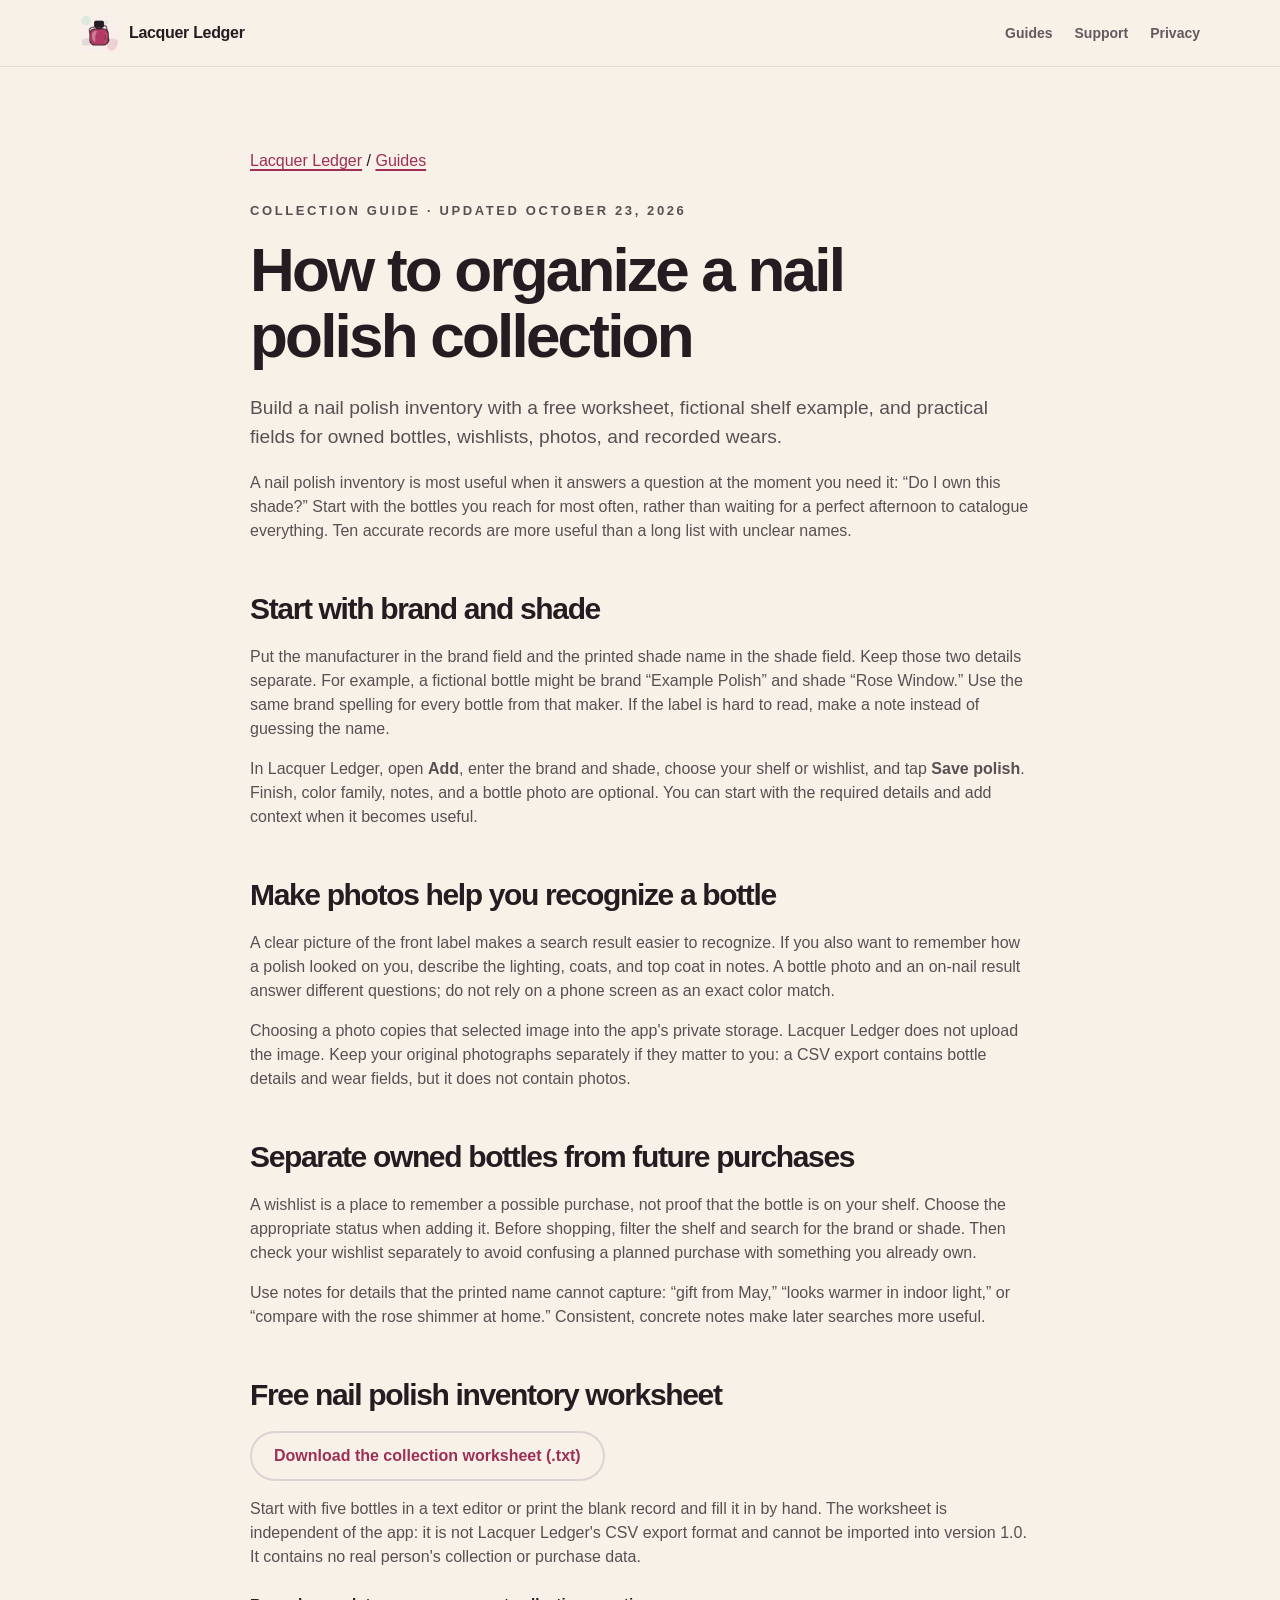
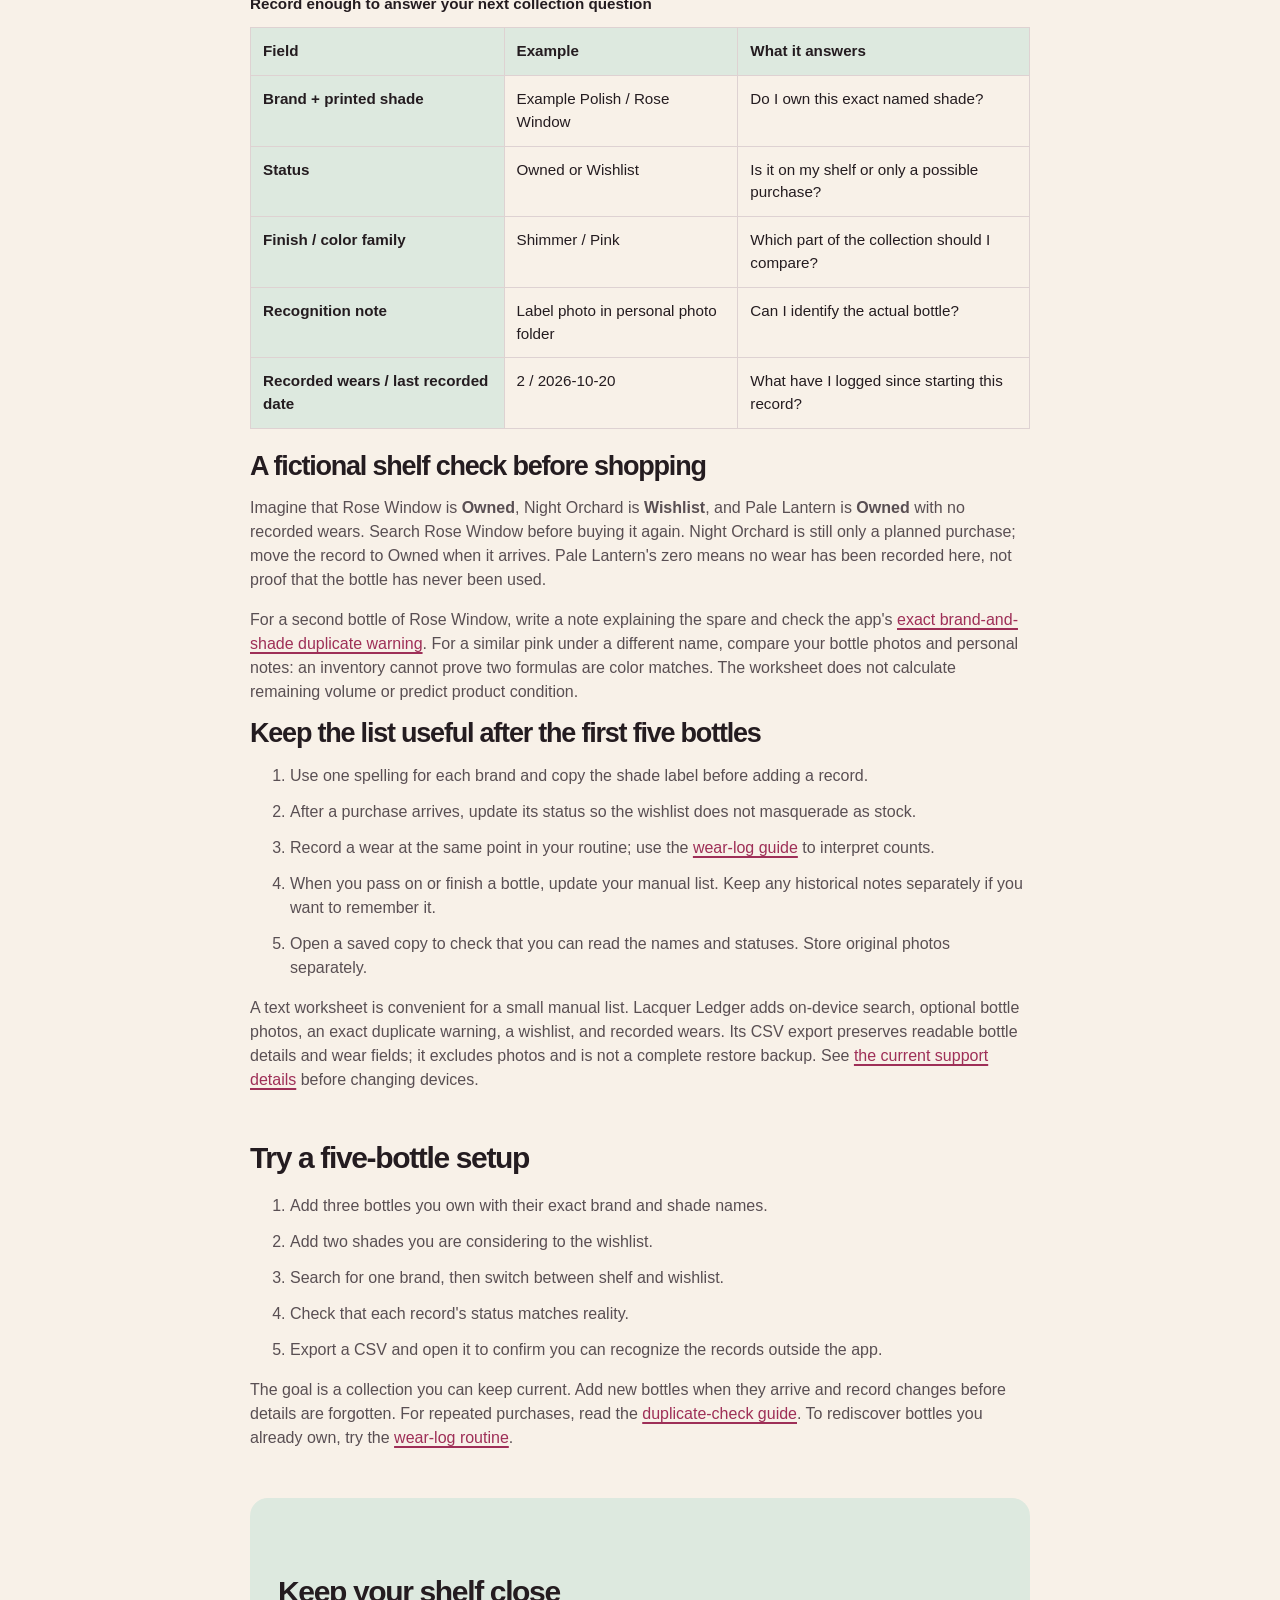
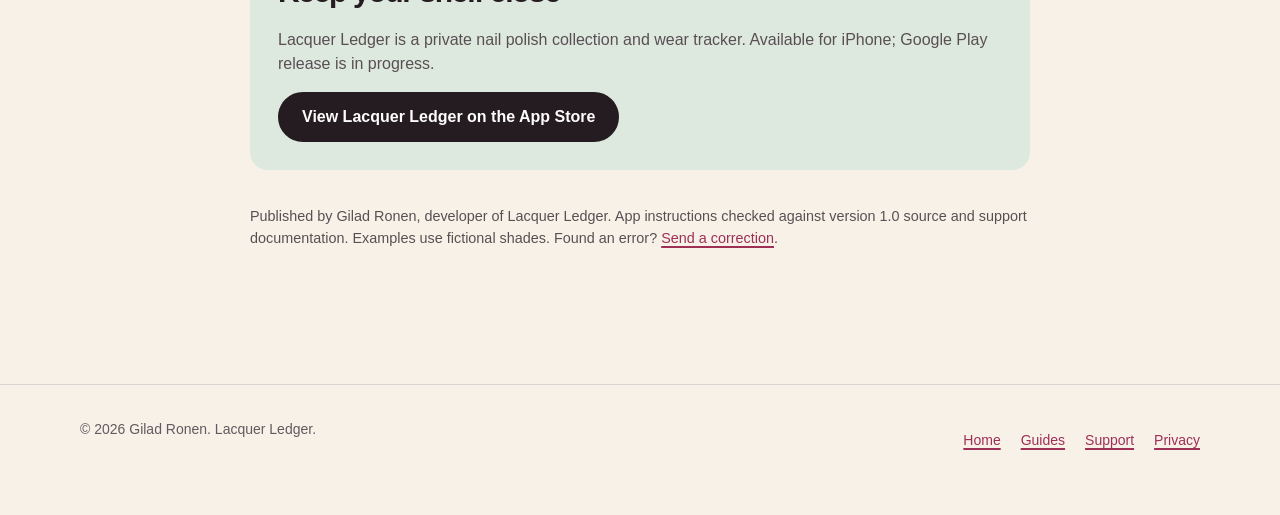
<file: guides/polish-inventory.html>
<!doctype html><html lang="en"><head><meta charset="utf-8"><meta name="viewport" content="width=device-width,initial-scale=1">  <title>How to organize a nail polish collection — Lacquer Ledger</title>
  <meta name="description" content="Build a nail polish inventory with a free worksheet, fictional shelf example, and practical fields for owned bottles, wishlists, photos, and recorded wears.">
  <link rel="canonical" href="https://giladr1979.github.io/lacquer-ledger/guides/polish-inventory.html">
  <meta property="og:type" content="article">
  <meta property="og:title" content="How to organize a nail polish collection — Lacquer Ledger">
  <meta property="og:description" content="Build a nail polish inventory with a free worksheet, fictional shelf example, and practical fields for owned bottles, wishlists, photos, and recorded wears.">
  <meta property="og:url" content="https://giladr1979.github.io/lacquer-ledger/guides/polish-inventory.html">
  <meta property="og:image" content="https://giladr1979.github.io/lacquer-ledger/assets/icon.png">
  <meta property="og:image:alt" content="Lacquer Ledger app icon">
  <meta name="twitter:card" content="summary">
  <meta name="apple-itunes-app" content="app-id=6790280497"><meta name="theme-color" content="#F8F1E8"><link rel="icon" href="../assets/icon.png"><link rel="stylesheet" href="../styles.css"><script type="application/ld+json">{"@context": "https://schema.org", "@type": "Article", "headline": "How to organize a nail polish collection", "description": "Build a nail polish inventory with a free worksheet, fictional shelf example, and practical fields for owned bottles, wishlists, photos, and recorded wears.", "dateModified": "2026-10-23", "author": {"@type": "Person", "name": "Gilad Ronen"}, "mainEntityOfPage": "https://giladr1979.github.io/lacquer-ledger/guides/polish-inventory.html", "image": "https://giladr1979.github.io/lacquer-ledger/assets/icon.png"}</script></head><body><a class="skip-link" href="#main">Skip to content</a><header class="site-header"><nav class="nav" aria-label="Primary navigation"><a class="brand" href="../"><img src="../assets/icon.webp" width="1024" height="1024" alt=""><span>Lacquer Ledger</span></a><div class="nav-links"><a href="../guides/">Guides</a><a href="../support.html">Support</a><a href="../privacy.html">Privacy</a></div></nav></header><main id="main" class="legal guide"><nav aria-label="Breadcrumb"><a href="../">Lacquer Ledger</a> / <a href="./">Guides</a></nav><p class="eyebrow">Collection guide · Updated October 23, 2026</p><h1>How to organize a nail polish collection</h1><p class="guide-intro">Build a nail polish inventory with a free worksheet, fictional shelf example, and practical fields for owned bottles, wishlists, photos, and recorded wears.</p><p>A nail polish inventory is most useful when it answers a question at the moment you need it: “Do I own this shade?” Start with the bottles you reach for most often, rather than waiting for a perfect afternoon to catalogue everything. Ten accurate records are more useful than a long list with unclear names.</p>
<h2>Start with brand and shade</h2><p>Put the manufacturer in the brand field and the printed shade name in the shade field. Keep those two details separate. For example, a fictional bottle might be brand “Example Polish” and shade “Rose Window.” Use the same brand spelling for every bottle from that maker. If the label is hard to read, make a note instead of guessing the name.</p><p>In Lacquer Ledger, open <strong>Add</strong>, enter the brand and shade, choose your shelf or wishlist, and tap <strong>Save polish</strong>. Finish, color family, notes, and a bottle photo are optional. You can start with the required details and add context when it becomes useful.</p>
<h2>Make photos help you recognize a bottle</h2><p>A clear picture of the front label makes a search result easier to recognize. If you also want to remember how a polish looked on you, describe the lighting, coats, and top coat in notes. A bottle photo and an on-nail result answer different questions; do not rely on a phone screen as an exact color match.</p><p>Choosing a photo copies that selected image into the app's private storage. Lacquer Ledger does not upload the image. Keep your original photographs separately if they matter to you: a CSV export contains bottle details and wear fields, but it does not contain photos.</p>
<h2>Separate owned bottles from future purchases</h2><p>A wishlist is a place to remember a possible purchase, not proof that the bottle is on your shelf. Choose the appropriate status when adding it. Before shopping, filter the shelf and search for the brand or shade. Then check your wishlist separately to avoid confusing a planned purchase with something you already own.</p><p>Use notes for details that the printed name cannot capture: “gift from May,” “looks warmer in indoor light,” or “compare with the rose shimmer at home.” Consistent, concrete notes make later searches more useful.</p>
<section id="inventory-worksheet"><h2>Free nail polish inventory worksheet</h2><p><a class="button secondary" href="../resources/nail-polish-inventory-worksheet.txt" download>Download the collection worksheet (.txt)</a></p><p>Start with five bottles in a text editor or print the blank record and fill it in by hand. The worksheet is independent of the app: it is not Lacquer Ledger's CSV export format and cannot be imported into version 1.0. It contains no real person's collection or purchase data.</p><div class="table-wrap" tabindex="0" role="region" aria-label="Choosing inventory fields"><table><caption>Record enough to answer your next collection question</caption><thead><tr><th scope="col">Field</th><th scope="col">Example</th><th scope="col">What it answers</th></tr></thead><tbody><tr><th scope="row">Brand + printed shade</th><td>Example Polish / Rose Window</td><td>Do I own this exact named shade?</td></tr><tr><th scope="row">Status</th><td>Owned or Wishlist</td><td>Is it on my shelf or only a possible purchase?</td></tr><tr><th scope="row">Finish / color family</th><td>Shimmer / Pink</td><td>Which part of the collection should I compare?</td></tr><tr><th scope="row">Recognition note</th><td>Label photo in personal photo folder</td><td>Can I identify the actual bottle?</td></tr><tr><th scope="row">Recorded wears / last recorded date</th><td>2 / 2026-10-20</td><td>What have I logged since starting this record?</td></tr></tbody></table></div><h3>A fictional shelf check before shopping</h3><p>Imagine that Rose Window is <strong>Owned</strong>, Night Orchard is <strong>Wishlist</strong>, and Pale Lantern is <strong>Owned</strong> with no recorded wears. Search Rose Window before buying it again. Night Orchard is still only a planned purchase; move the record to Owned when it arrives. Pale Lantern's zero means no wear has been recorded here, not proof that the bottle has never been used.</p><p>For a second bottle of Rose Window, write a note explaining the spare and check the app's <a href="duplicate-polish-check.html">exact brand-and-shade duplicate warning</a>. For a similar pink under a different name, compare your bottle photos and personal notes: an inventory cannot prove two formulas are color matches. The worksheet does not calculate remaining volume or predict product condition.</p><h3>Keep the list useful after the first five bottles</h3><ol><li>Use one spelling for each brand and copy the shade label before adding a record.</li><li>After a purchase arrives, update its status so the wishlist does not masquerade as stock.</li><li>Record a wear at the same point in your routine; use the <a href="polish-wear-log.html">wear-log guide</a> to interpret counts.</li><li>When you pass on or finish a bottle, update your manual list. Keep any historical notes separately if you want to remember it.</li><li>Open a saved copy to check that you can read the names and statuses. Store original photos separately.</li></ol><p>A text worksheet is convenient for a small manual list. Lacquer Ledger adds on-device search, optional bottle photos, an exact duplicate warning, a wishlist, and recorded wears. Its CSV export preserves readable bottle details and wear fields; it excludes photos and is not a complete restore backup. See <a href="../support.html">the current support details</a> before changing devices.</p></section><h2>Try a five-bottle setup</h2><ol><li>Add three bottles you own with their exact brand and shade names.</li><li>Add two shades you are considering to the wishlist.</li><li>Search for one brand, then switch between shelf and wishlist.</li><li>Check that each record's status matches reality.</li><li>Export a CSV and open it to confirm you can recognize the records outside the app.</li></ol><p>The goal is a collection you can keep current. Add new bottles when they arrive and record changes before details are forgotten. For repeated purchases, read the <a href="duplicate-polish-check.html">duplicate-check guide</a>. To rediscover bottles you already own, try the <a href="polish-wear-log.html">wear-log routine</a>.</p><aside class="guide-cta"><h2>Keep your shelf close</h2><p>Lacquer Ledger is a private nail polish collection and wear tracker. Available for iPhone; Google Play release is in progress.</p><a class="button" href="https://apps.apple.com/app/lacquer-ledger/id6790280497">View Lacquer Ledger on the App Store</a></aside><p class="editorial">Published by Gilad Ronen, developer of Lacquer Ledger. App instructions checked against version 1.0 source and support documentation. Examples use fictional shades. Found an error? <a href="mailto:g_ronen@yahoo.com?subject=Lacquer%20Ledger%20guide%20correction">Send a correction</a>.</p></main><footer class="site-footer"><div class="footer-inner"><span>© 2026 Gilad Ronen. Lacquer Ledger.</span><div class="footer-links"><a href="../">Home</a><a href="../guides/">Guides</a><a href="../support.html">Support</a><a href="../privacy.html">Privacy</a></div></div></footer></body></html>
</file>
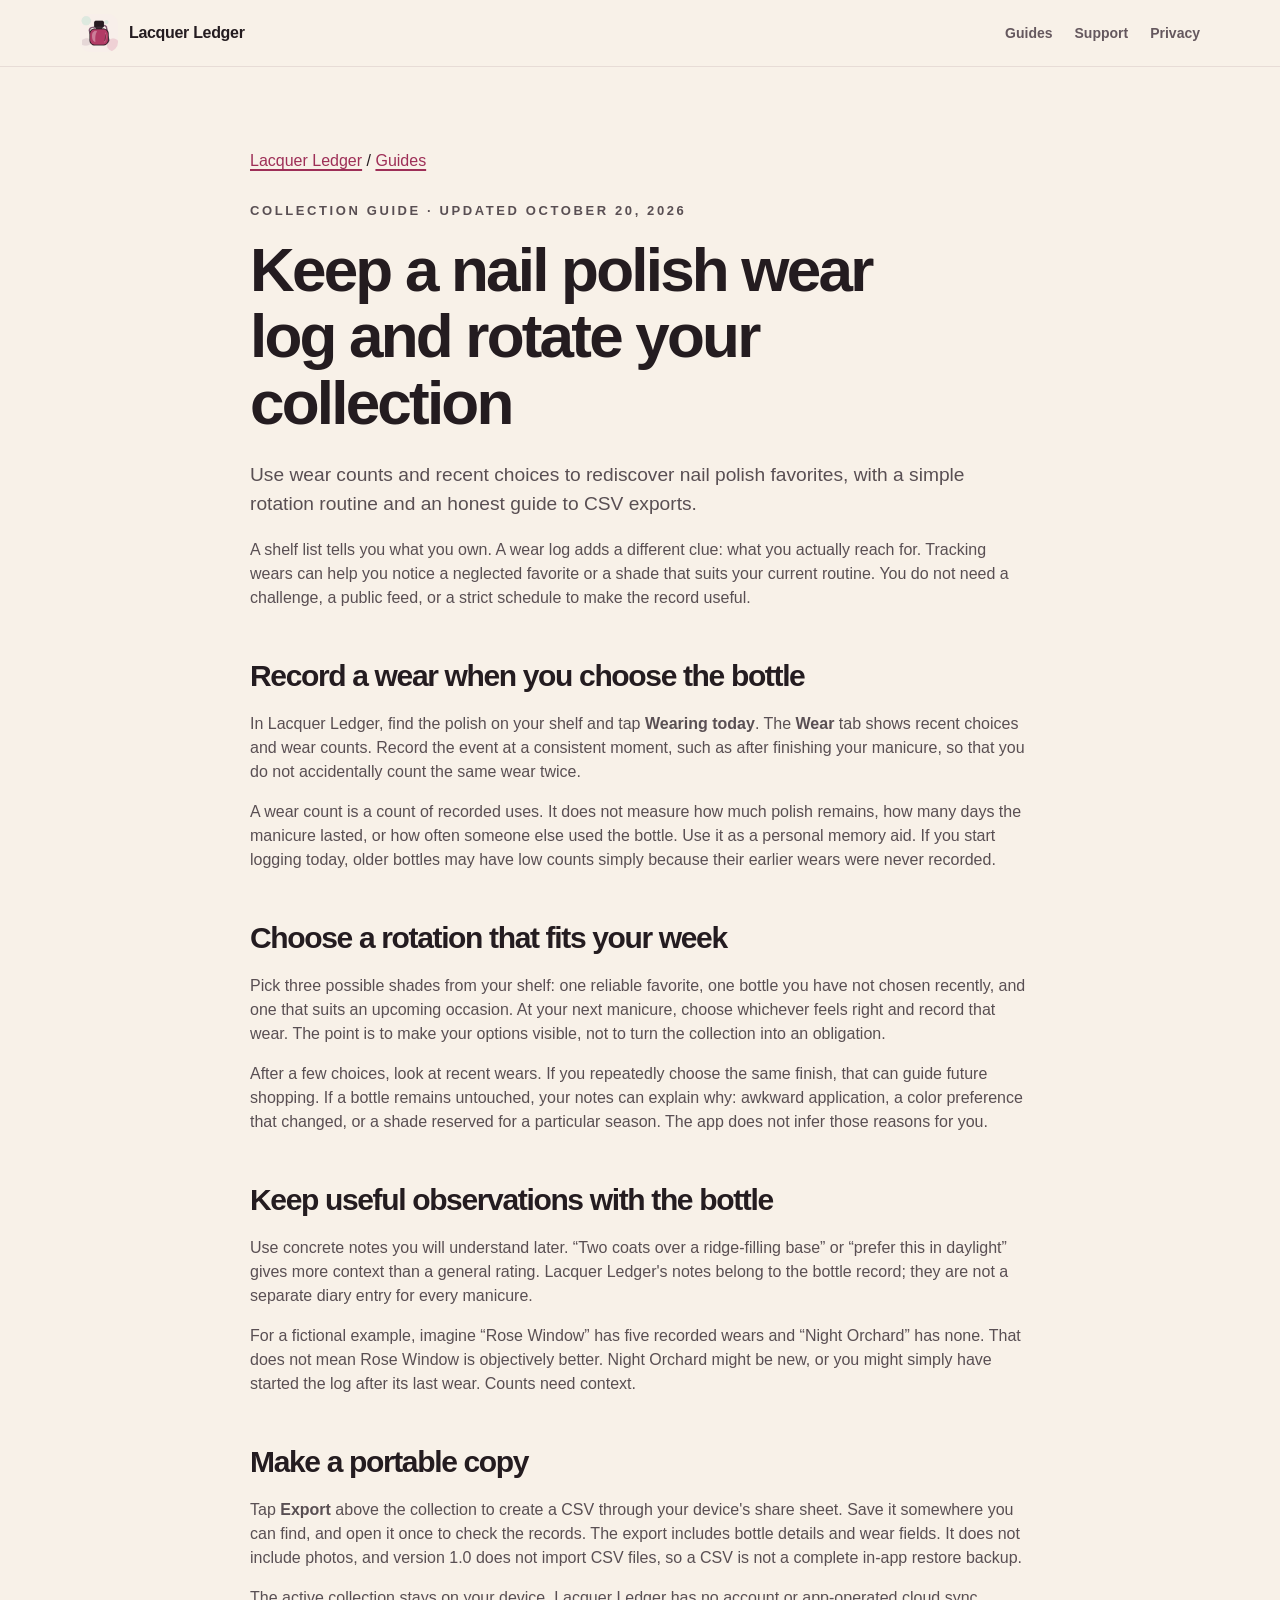
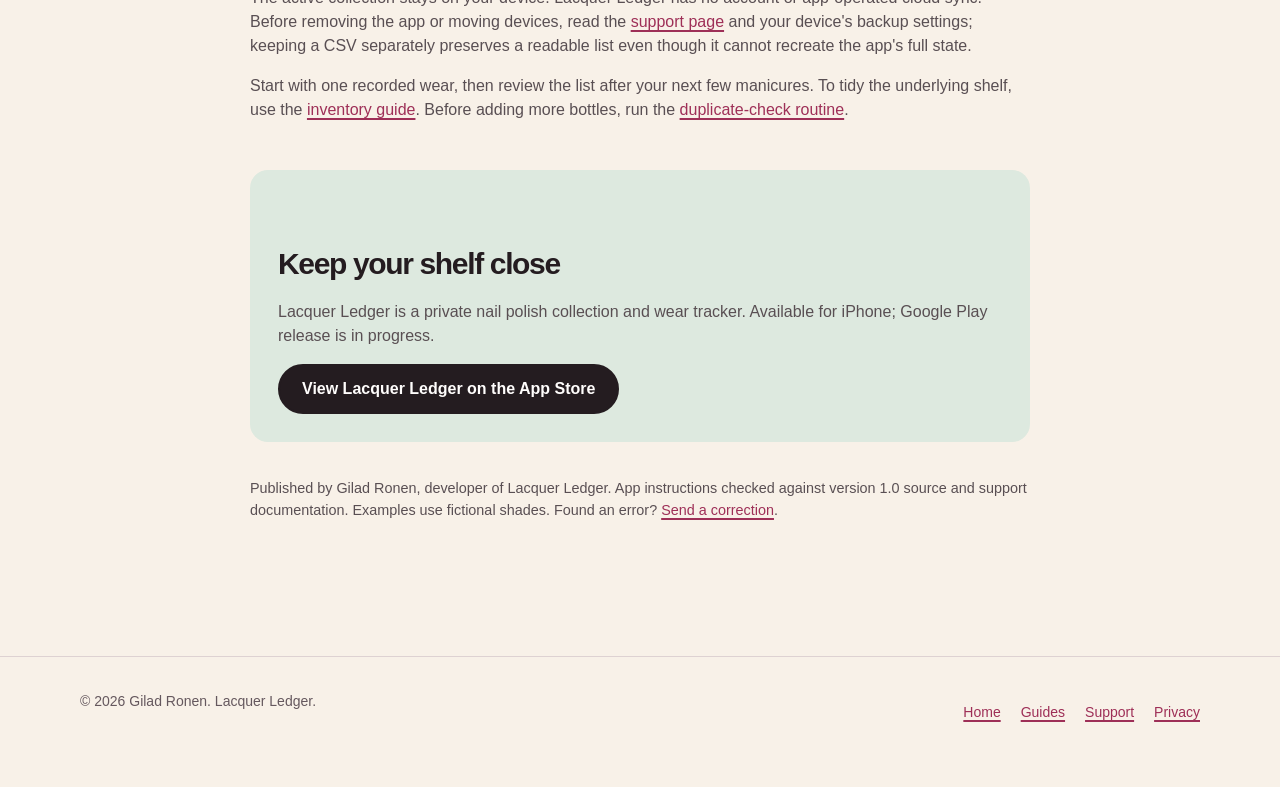
<file: guides/polish-wear-log.html>
<!doctype html><html lang="en"><head><meta charset="utf-8"><meta name="viewport" content="width=device-width,initial-scale=1">  <title>Keep a nail polish wear log and rotate your collection — Lacquer Ledger</title>
  <meta name="description" content="Use wear counts and recent choices to rediscover nail polish favorites, with a simple rotation routine and an honest guide to CSV exports.">
  <link rel="canonical" href="https://giladr1979.github.io/lacquer-ledger/guides/polish-wear-log.html">
  <meta property="og:type" content="article">
  <meta property="og:title" content="Keep a nail polish wear log and rotate your collection — Lacquer Ledger">
  <meta property="og:description" content="Use wear counts and recent choices to rediscover nail polish favorites, with a simple rotation routine and an honest guide to CSV exports.">
  <meta property="og:url" content="https://giladr1979.github.io/lacquer-ledger/guides/polish-wear-log.html">
  <meta property="og:image" content="https://giladr1979.github.io/lacquer-ledger/assets/icon.png">
  <meta property="og:image:alt" content="Lacquer Ledger app icon">
  <meta name="twitter:card" content="summary">
  <meta name="apple-itunes-app" content="app-id=6790280497"><meta name="theme-color" content="#F8F1E8"><link rel="icon" href="../assets/icon.png"><link rel="stylesheet" href="../styles.css"><script type="application/ld+json">{"@context": "https://schema.org", "@type": "Article", "headline": "Keep a nail polish wear log and rotate your collection", "description": "Use wear counts and recent choices to rediscover nail polish favorites, with a simple rotation routine and an honest guide to CSV exports.", "dateModified": "2026-10-20", "author": {"@type": "Person", "name": "Gilad Ronen"}, "mainEntityOfPage": "https://giladr1979.github.io/lacquer-ledger/guides/polish-wear-log.html", "image": "https://giladr1979.github.io/lacquer-ledger/assets/icon.png"}</script></head><body><a class="skip-link" href="#main">Skip to content</a><header class="site-header"><nav class="nav" aria-label="Primary navigation"><a class="brand" href="../"><img src="../assets/icon.webp" width="1024" height="1024" alt=""><span>Lacquer Ledger</span></a><div class="nav-links"><a href="../guides/">Guides</a><a href="../support.html">Support</a><a href="../privacy.html">Privacy</a></div></nav></header><main id="main" class="legal guide"><nav aria-label="Breadcrumb"><a href="../">Lacquer Ledger</a> / <a href="./">Guides</a></nav><p class="eyebrow">Collection guide · Updated October 20, 2026</p><h1>Keep a nail polish wear log and rotate your collection</h1><p class="guide-intro">Use wear counts and recent choices to rediscover nail polish favorites, with a simple rotation routine and an honest guide to CSV exports.</p><p>A shelf list tells you what you own. A wear log adds a different clue: what you actually reach for. Tracking wears can help you notice a neglected favorite or a shade that suits your current routine. You do not need a challenge, a public feed, or a strict schedule to make the record useful.</p>
<h2>Record a wear when you choose the bottle</h2><p>In Lacquer Ledger, find the polish on your shelf and tap <strong>Wearing today</strong>. The <strong>Wear</strong> tab shows recent choices and wear counts. Record the event at a consistent moment, such as after finishing your manicure, so that you do not accidentally count the same wear twice.</p><p>A wear count is a count of recorded uses. It does not measure how much polish remains, how many days the manicure lasted, or how often someone else used the bottle. Use it as a personal memory aid. If you start logging today, older bottles may have low counts simply because their earlier wears were never recorded.</p>
<h2>Choose a rotation that fits your week</h2><p>Pick three possible shades from your shelf: one reliable favorite, one bottle you have not chosen recently, and one that suits an upcoming occasion. At your next manicure, choose whichever feels right and record that wear. The point is to make your options visible, not to turn the collection into an obligation.</p><p>After a few choices, look at recent wears. If you repeatedly choose the same finish, that can guide future shopping. If a bottle remains untouched, your notes can explain why: awkward application, a color preference that changed, or a shade reserved for a particular season. The app does not infer those reasons for you.</p>
<h2>Keep useful observations with the bottle</h2><p>Use concrete notes you will understand later. “Two coats over a ridge-filling base” or “prefer this in daylight” gives more context than a general rating. Lacquer Ledger's notes belong to the bottle record; they are not a separate diary entry for every manicure.</p><p>For a fictional example, imagine “Rose Window” has five recorded wears and “Night Orchard” has none. That does not mean Rose Window is objectively better. Night Orchard might be new, or you might simply have started the log after its last wear. Counts need context.</p>
<h2>Make a portable copy</h2><p>Tap <strong>Export</strong> above the collection to create a CSV through your device's share sheet. Save it somewhere you can find, and open it once to check the records. The export includes bottle details and wear fields. It does not include photos, and version 1.0 does not import CSV files, so a CSV is not a complete in-app restore backup.</p><p>The active collection stays on your device. Lacquer Ledger has no account or app-operated cloud sync. Before removing the app or moving devices, read the <a href="../support.html">support page</a> and your device's backup settings; keeping a CSV separately preserves a readable list even though it cannot recreate the app's full state.</p><p>Start with one recorded wear, then review the list after your next few manicures. To tidy the underlying shelf, use the <a href="polish-inventory.html">inventory guide</a>. Before adding more bottles, run the <a href="duplicate-polish-check.html">duplicate-check routine</a>.</p><aside class="guide-cta"><h2>Keep your shelf close</h2><p>Lacquer Ledger is a private nail polish collection and wear tracker. Available for iPhone; Google Play release is in progress.</p><a class="button" href="https://apps.apple.com/app/lacquer-ledger/id6790280497">View Lacquer Ledger on the App Store</a></aside><p class="editorial">Published by Gilad Ronen, developer of Lacquer Ledger. App instructions checked against version 1.0 source and support documentation. Examples use fictional shades. Found an error? <a href="mailto:g_ronen@yahoo.com?subject=Lacquer%20Ledger%20guide%20correction">Send a correction</a>.</p></main><footer class="site-footer"><div class="footer-inner"><span>© 2026 Gilad Ronen. Lacquer Ledger.</span><div class="footer-links"><a href="../">Home</a><a href="../guides/">Guides</a><a href="../support.html">Support</a><a href="../privacy.html">Privacy</a></div></div></footer></body></html>
</file>
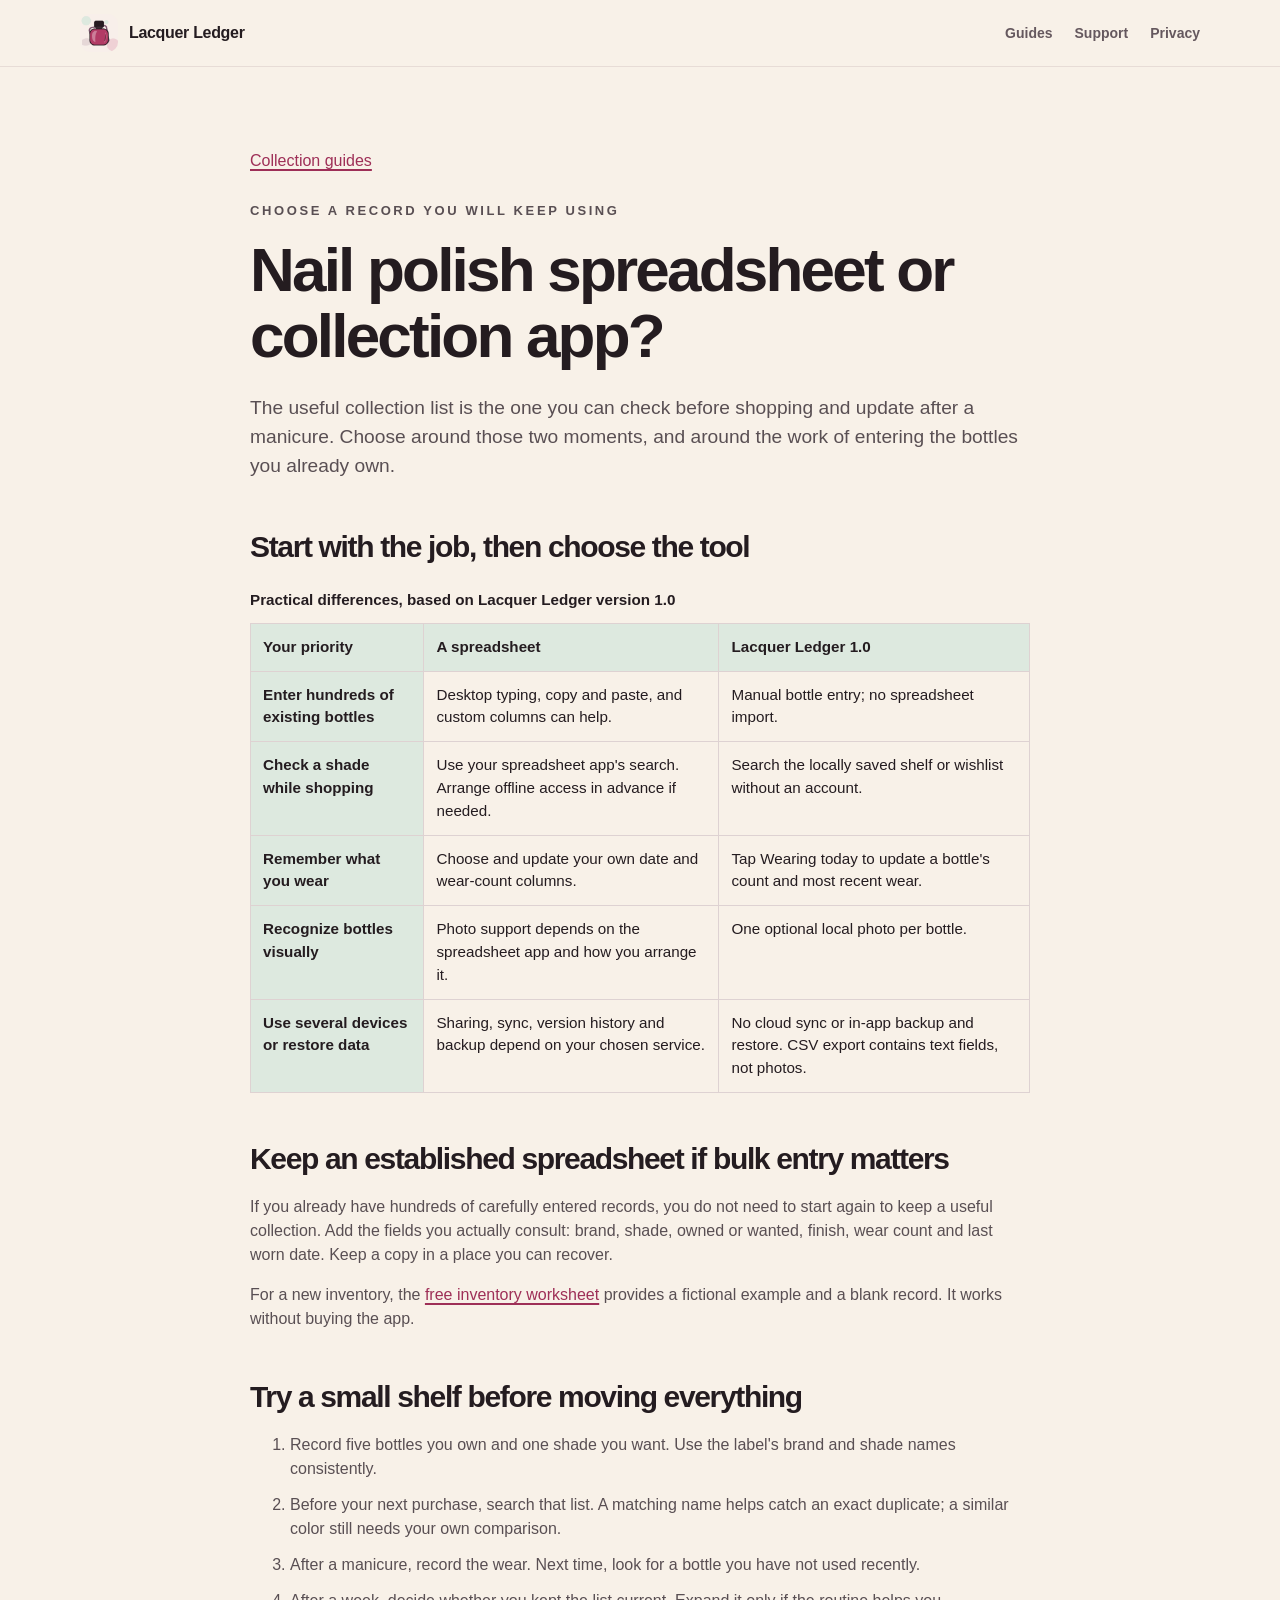
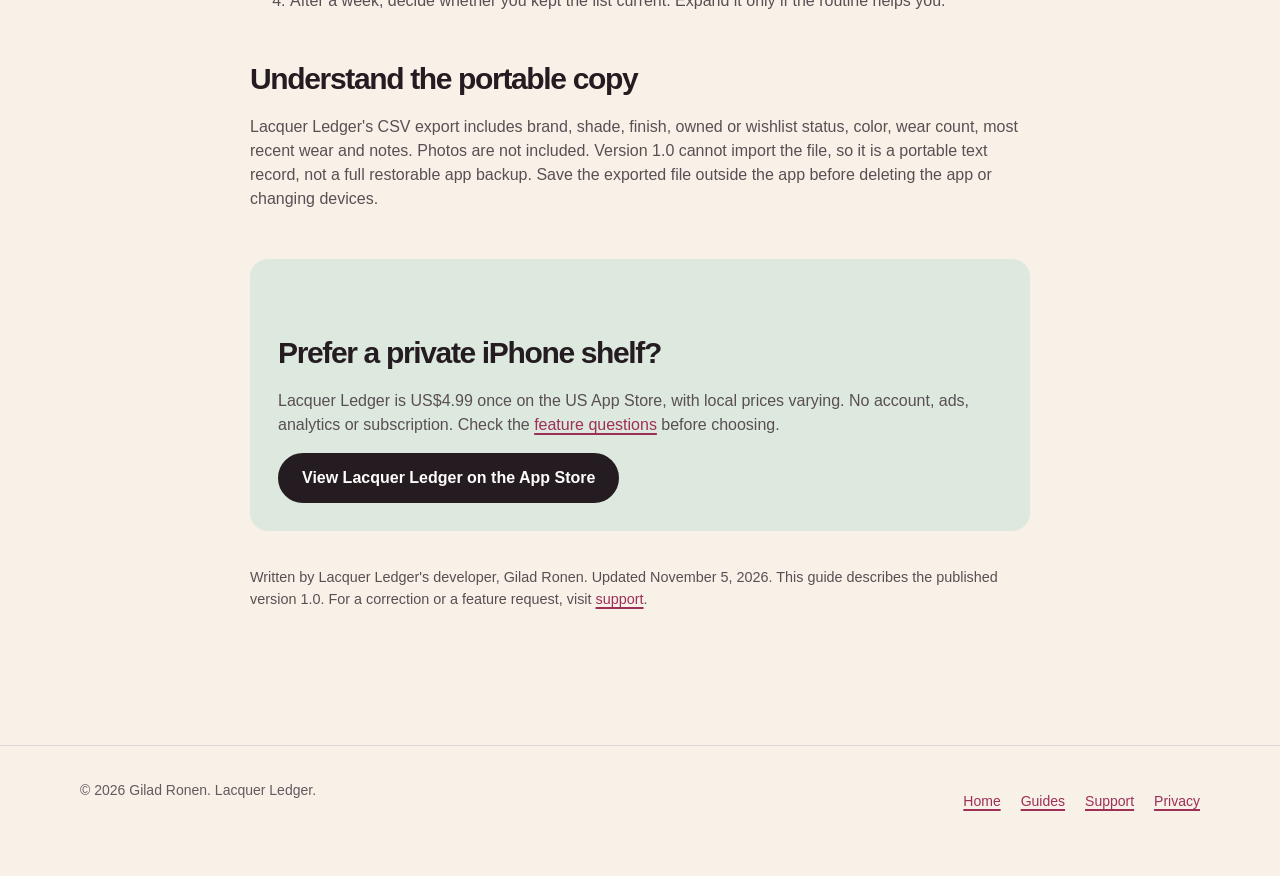
<file: guides/spreadsheet-or-app.html>
<!doctype html>
<html lang="en"><head>
  <meta charset="utf-8"><meta name="viewport" content="width=device-width,initial-scale=1">
  <title>Nail polish spreadsheet or collection app? — Lacquer Ledger</title>
  <meta name="description" content="Choose a nail polish spreadsheet or a private collection app based on bulk entry, photos, wear logging, offline shopping checks, and portable data.">
  <link rel="canonical" href="https://giladr1979.github.io/lacquer-ledger/guides/spreadsheet-or-app.html">
  <meta property="og:type" content="article"><meta property="og:title" content="Nail polish spreadsheet or collection app?">
  <meta property="og:description" content="A practical way to choose how to record and use your nail polish collection.">
  <meta property="og:url" content="https://giladr1979.github.io/lacquer-ledger/guides/spreadsheet-or-app.html">
  <meta property="og:image" content="https://giladr1979.github.io/lacquer-ledger/assets/icon.png">
  <meta property="og:image:alt" content="Lacquer Ledger app icon">
  <meta name="twitter:card" content="summary"><meta name="apple-itunes-app" content="app-id=6790280497">
  <link rel="icon" href="../assets/icon.png"><link rel="stylesheet" href="../styles.css">
  <script type="application/ld+json">{"@context":"https://schema.org","@type":"Article","headline":"Nail polish spreadsheet or collection app?","datePublished":"2026-11-05","dateModified":"2026-11-05","author":{"@type":"Person","name":"Gilad Ronen"},"mainEntityOfPage":"https://giladr1979.github.io/lacquer-ledger/guides/spreadsheet-or-app.html","image":"https://giladr1979.github.io/lacquer-ledger/assets/icon.png"}</script>
</head><body>
  <a class="skip-link" href="#main">Skip to content</a>
  <header class="site-header"><nav class="nav" aria-label="Primary navigation"><a class="brand" href="../"><img src="../assets/icon.webp" width="1024" height="1024" alt=""><span>Lacquer Ledger</span></a><div class="nav-links"><a href="./">Guides</a><a href="../support.html">Support</a><a href="../privacy.html">Privacy</a></div></nav></header>
  <main id="main" class="legal guide">
    <nav aria-label="Breadcrumb"><a href="./">Collection guides</a></nav>
    <p class="eyebrow">Choose a record you will keep using</p>
    <h1>Nail polish spreadsheet or collection app?</h1>
    <p class="guide-intro">The useful collection list is the one you can check before shopping and update after a manicure. Choose around those two moments, and around the work of entering the bottles you already own.</p>
    <h2>Start with the job, then choose the tool</h2>
    <div class="table-wrap" tabindex="0" role="region" aria-label="Spreadsheet and Lacquer Ledger comparison">
      <table><caption>Practical differences, based on Lacquer Ledger version 1.0</caption><thead><tr><th scope="col">Your priority</th><th scope="col">A spreadsheet</th><th scope="col">Lacquer Ledger 1.0</th></tr></thead><tbody>
        <tr><th scope="row">Enter hundreds of existing bottles</th><td>Desktop typing, copy and paste, and custom columns can help.</td><td>Manual bottle entry; no spreadsheet import.</td></tr>
        <tr><th scope="row">Check a shade while shopping</th><td>Use your spreadsheet app's search. Arrange offline access in advance if needed.</td><td>Search the locally saved shelf or wishlist without an account.</td></tr>
        <tr><th scope="row">Remember what you wear</th><td>Choose and update your own date and wear-count columns.</td><td>Tap Wearing today to update a bottle's count and most recent wear.</td></tr>
        <tr><th scope="row">Recognize bottles visually</th><td>Photo support depends on the spreadsheet app and how you arrange it.</td><td>One optional local photo per bottle.</td></tr>
        <tr><th scope="row">Use several devices or restore data</th><td>Sharing, sync, version history and backup depend on your chosen service.</td><td>No cloud sync or in-app backup and restore. CSV export contains text fields, not photos.</td></tr>
      </tbody></table>
    </div>
    <h2>Keep an established spreadsheet if bulk entry matters</h2>
    <p>If you already have hundreds of carefully entered records, you do not need to start again to keep a useful collection. Add the fields you actually consult: brand, shade, owned or wanted, finish, wear count and last worn date. Keep a copy in a place you can recover.</p>
    <p>For a new inventory, the <a href="polish-inventory.html#inventory-worksheet">free inventory worksheet</a> provides a fictional example and a blank record. It works without buying the app.</p>
    <h2>Try a small shelf before moving everything</h2>
    <ol><li>Record five bottles you own and one shade you want. Use the label's brand and shade names consistently.</li><li>Before your next purchase, search that list. A matching name helps catch an exact duplicate; a similar color still needs your own comparison.</li><li>After a manicure, record the wear. Next time, look for a bottle you have not used recently.</li><li>After a week, decide whether you kept the list current. Expand it only if the routine helps you.</li></ol>
    <h2>Understand the portable copy</h2>
    <p>Lacquer Ledger's CSV export includes brand, shade, finish, owned or wishlist status, color, wear count, most recent wear and notes. Photos are not included. Version 1.0 cannot import the file, so it is a portable text record, not a full restorable app backup. Save the exported file outside the app before deleting the app or changing devices.</p>
    <section class="guide-cta"><h2>Prefer a private iPhone shelf?</h2><p>Lacquer Ledger is US$4.99 once on the US App Store, with local prices varying. No account, ads, analytics or subscription. Check the <a href="../#support">feature questions</a> before choosing.</p><a class="button" href="https://apps.apple.com/app/lacquer-ledger/id6790280497">View Lacquer Ledger on the App Store</a></section>
    <p class="editorial">Written by Lacquer Ledger's developer, Gilad Ronen. Updated November 5, 2026. This guide describes the published version 1.0. For a correction or a feature request, visit <a href="../support.html">support</a>.</p>
  </main>
  <footer class="site-footer"><div class="footer-inner"><span>© 2026 Gilad Ronen. Lacquer Ledger.</span><div class="footer-links"><a href="../">Home</a><a href="./">Guides</a><a href="../support.html">Support</a><a href="../privacy.html">Privacy</a></div></div></footer>
</body></html>
</file>
<file: styles.css>
:root {
  --ink: #241c20;
  --paper: #f8f1e8;
  --card: #fffdfc;
  --blush: #f2b8c7;
  --berry: #9e2f57;
  --plum: #54243a;
  --taupe: #766a6e;
  --line: #ded2d2;
  --mint: #dde9df;
  --max: 1120px;
}

* { box-sizing: border-box; }
html { scroll-behavior: smooth; overflow-x: hidden; }
body {
  width: 100%;
  max-width: 100%;
  overflow-x: hidden;
  margin: 0;
  color: var(--ink);
  background: var(--paper);
  font-family: -apple-system, BlinkMacSystemFont, "SF Pro Text", "Segoe UI", sans-serif;
  line-height: 1.5;
  -webkit-font-smoothing: antialiased;
}
a { color: var(--berry); text-decoration-thickness: 1.5px; text-underline-offset: 3px; }
a:hover { color: var(--plum); }
img { display: block; max-width: 100%; height: auto; }
.skip-link { position: absolute; left: -9999px; }
.skip-link:focus { left: 16px; top: 16px; z-index: 20; padding: 10px 14px; background: var(--card); border-radius: 10px; }
.site-header {
  position: sticky;
  top: 0;
  z-index: 10;
  border-bottom: 1px solid rgba(84, 36, 58, 0.1);
  background: var(--paper);
  backdrop-filter: saturate(160%) blur(18px);
}
.nav {
  width: min(calc(100% - 40px), var(--max));
  min-height: 66px;
  margin: 0 auto;
  display: flex;
  align-items: center;
  justify-content: space-between;
  gap: 24px;
}
.brand { display: flex; align-items: center; gap: 11px; color: var(--ink); text-decoration: none; font-weight: 800; letter-spacing: -0.02em; }
.brand img { width: 38px; height: 38px; border-radius: 10px; }
.nav-links { display: flex; gap: 22px; font-size: 14px; font-weight: 650; }
.nav-links a { color: var(--taupe); text-decoration: none; }
.nav-links a:hover { color: var(--berry); }
main { overflow: hidden; }
.hero {
  width: min(calc(100% - 40px), var(--max));
  margin: 0 auto;
  min-height: 740px;
  display: grid;
  grid-template-columns: 1.03fr 0.97fr;
  align-items: center;
  gap: clamp(40px, 7vw, 94px);
  padding: 80px 0 96px;
}
.hero > * { min-width: 0; }
.eyebrow { margin: 0 0 16px; color: var(--berry); font-size: 13px; font-weight: 850; letter-spacing: 0.2em; text-transform: uppercase; }
h1, h2, h3 { margin-top: 0; letter-spacing: -0.045em; line-height: 1.02; }
h1 { max-width: 720px; margin-bottom: 24px; font-size: clamp(52px, 7vw, 92px); font-weight: 900; }
h2 { margin-bottom: 18px; font-size: clamp(38px, 5vw, 62px); font-weight: 900; }
h3 { margin-bottom: 10px; font-size: 27px; font-weight: 850; }
.lede { max-width: 620px; margin: 0 0 32px; color: var(--taupe); font-size: clamp(20px, 2.4vw, 27px); line-height: 1.35; letter-spacing: -0.02em; }
.cta-row { display: flex; flex-wrap: wrap; align-items: center; gap: 14px; }
.button { display: inline-flex; align-items: center; justify-content: center; min-height: 50px; padding: 0 22px; border: 2px solid var(--ink); border-radius: 999px; color: var(--card); background: var(--ink); text-decoration: none; font-weight: 800; }
.button.secondary { color: var(--berry); background: transparent; border-color: var(--line); }
.button:not(.secondary):hover { color: var(--card); }
.price-note { margin-top: 18px; color: var(--taupe); font-size: 14px; }
.hero-art { position: relative; display: grid; place-items: center; min-height: 560px; }
.hero-art::before { content: ""; position: absolute; width: 84%; aspect-ratio: 1; border-radius: 38% 62% 61% 39% / 46% 41% 59% 54%; background: var(--blush); opacity: 0.45; transform: rotate(-8deg); }
.hero-icon { position: relative; width: min(76%, 430px); border-radius: 24%; box-shadow: 0 36px 80px rgba(84, 36, 58, 0.22); transform: rotate(3deg); }
.stats { background: var(--plum); color: var(--card); }
.stats-inner { width: min(calc(100% - 40px), var(--max)); margin: 0 auto; display: grid; grid-template-columns: repeat(3, 1fr); gap: 1px; padding: 42px 0; }
.stat { padding: 20px 34px; text-align: center; border-right: 1px solid rgba(255,255,255,0.18); }
.stat:last-child { border: 0; }
.stat strong { display: block; margin-bottom: 4px; font-size: clamp(26px, 4vw, 44px); letter-spacing: -0.04em; }
.stat span { color: var(--blush); font-size: 13px; font-weight: 800; letter-spacing: 0.13em; text-transform: uppercase; }
.section { width: min(calc(100% - 40px), var(--max)); margin: 0 auto; padding: 110px 0; }
.section-intro { max-width: 740px; margin-bottom: 58px; }
.section-intro p, .copy p { color: var(--taupe); font-size: 19px; }
.feature-grid { display: grid; grid-template-columns: repeat(3, 1fr); gap: 20px; }
.feature { min-height: 270px; padding: 30px; border: 1px solid var(--line); border-radius: 30px; background: var(--card); }
.feature .number { display: grid; place-items: center; width: 44px; height: 44px; margin-bottom: 52px; border-radius: 50%; color: var(--plum); background: var(--blush); font-weight: 900; }
.feature p { margin: 0; color: var(--taupe); }
.showcase { padding: 110px 20px; background: #efe3dd; }
.showcase-inner { width: min(100%, var(--max)); margin: 0 auto; }
.screens { display: grid; grid-template-columns: repeat(3, 1fr); align-items: start; gap: clamp(14px, 3vw, 34px); margin-top: 56px; }
.screen { overflow: hidden; border: 8px solid var(--ink); border-radius: 38px; background: var(--ink); box-shadow: 0 24px 64px rgba(36,28,32,0.17); }
.screen:nth-child(2) { margin-top: 56px; }
.privacy-band { background: var(--mint); }
.privacy-inner { width: min(calc(100% - 40px), 900px); margin: 0 auto; padding: 106px 0; text-align: center; }
.privacy-inner p { max-width: 700px; margin: 0 auto 30px; color: #4a6350; font-size: 20px; }
.support-grid { display: grid; grid-template-columns: 0.8fr 1.2fr; gap: 80px; align-items: start; }
.faq { border-top: 1px solid var(--line); }
details { border-bottom: 1px solid var(--line); padding: 21px 0; }
summary { cursor: pointer; font-weight: 800; }
details p { color: var(--taupe); }
.legal { width: min(calc(100% - 40px), 780px); margin: 0 auto; padding: 82px 0 120px; }
.legal h1 { font-size: clamp(46px, 7vw, 74px); }
.legal h2 { margin-top: 48px; font-size: 30px; }
.legal p, .legal li { color: #594f53; }
.site-footer { border-top: 1px solid var(--line); }
.footer-inner { width: min(calc(100% - 40px), var(--max)); margin: 0 auto; padding: 34px 0 52px; display: flex; justify-content: space-between; gap: 24px; color: var(--taupe); font-size: 14px; }
.footer-links { display: flex; gap: 20px; }
@media (max-width: 800px) {
  .hero { grid-template-columns: 1fr; padding-top: 64px; }
  .hero-art { min-height: 410px; }
  .hero-icon { width: min(68%, 350px); }
  .feature-grid, .screens { grid-template-columns: 1fr; }
  .screen { max-width: 390px; margin: 0 auto; }
  .screen:nth-child(2) { margin-top: 0; }
  .support-grid { grid-template-columns: 1fr; gap: 30px; }
}
@media (max-width: 560px) {
  .nav { width: calc(100% - 32px); min-height: 60px; }
  .nav-links a:first-child { display: none; }
  .nav-links { gap: 12px; font-size: 13px; }
  .hero { width: calc(100% - 32px); min-height: auto; padding: 54px 0 70px; gap: 34px; }
  h1 { font-size: clamp(44px, 13.4vw, 58px); overflow-wrap: anywhere; }
  .lede { font-size: 19px; }
  .cta-row { align-items: stretch; gap: 10px; }
  .button { min-height: 48px; padding: 0 17px; font-size: 14px; }
  .hero-art { min-height: 360px; }
  .hero-icon { width: min(76%, 320px); }
  .stats-inner { grid-template-columns: 1fr; padding: 18px 0; }
  .stat { border-right: 0; border-bottom: 1px solid rgba(255,255,255,0.18); }
  .footer-inner { flex-direction: column; }
}
@media (prefers-reduced-motion: reduce) { html { scroll-behavior: auto; } }

/* Guide readability, keyboard focus and compact-screen navigation. */
:root { --taupe: #65585e; }
a:focus-visible, summary:focus-visible { outline: 3px solid var(--berry); outline-offset: 5px; }
.nav-links a { display: inline-flex; align-items: center; min-height: 44px; }
.footer-links { flex-wrap: wrap; }
.footer-links a { display: inline-flex; align-items: center; min-height: 44px; }
.guide { overflow: visible; }
.guide h1 { font-size: clamp(38px, 6vw, 62px); line-height: 1.08; overflow-wrap: break-word; }
.guide h2 { line-height: 1.2; }
.guide-intro { font-size: 1.2rem; }
.guide li { margin-bottom: .75rem; }
.guide-card { padding: 26px 0; border-bottom: 1px solid var(--line); }
.guide-card h2 { margin-top: 0; }
.guide-cta { padding: 28px; background: var(--mint); border-radius: 18px; margin-top: 48px; }
.editorial { margin-top: 36px; font-size: .9rem; }
.guide nav { margin-bottom: 28px; }
@media (max-width: 560px) { .brand { gap: 7px; font-size: 15px; } .brand img { width: 30px; height: 30px; } .nav { gap: 10px; } .nav-links { gap: 9px; } .nav-links a:first-child { display: inline-flex; } .nav-links a[href="#features"] { display: none; } .nav-links a { font-size: 12px; } }
@media (max-width: 560px) { .nav { flex-wrap: wrap; padding: 8px 0; } .nav-links { width: 100%; justify-content: space-between; } }

/* Inventory worksheet tables stay readable on narrow screens and paper. */
.table-wrap { overflow-x: auto; margin: 1.5rem 0; }
.table-wrap:focus-visible { outline: 3px solid var(--berry); outline-offset: 4px; }
.guide table { width: 100%; border-collapse: collapse; font-size: .95rem; }
.guide caption { text-align: left; font-weight: 800; padding-bottom: .7rem; }
.guide th, .guide td { text-align: left; vertical-align: top; padding: .75rem; border: 1px solid var(--line); }
.guide th { background: var(--mint); }
@media print { .site-header, .site-footer, .skip-link, .guide-cta, .guide .button { display: none; } body { background: white; color: black; } .guide { width: 100%; padding: 0; } .guide h1 { font-size: 2rem; } .guide h2 { font-size: 1.4rem; } .table-wrap { overflow: visible; } tr { break-inside: avoid; } }

/* Show the real shelf at the first purchase decision. */
.hero-preview { margin: 0; text-align: center; }
.hero-preview img { width: min(100%, 292px); height: auto; margin: 0 auto; border: 7px solid var(--ink); border-radius: 34px; box-shadow: 0 24px 64px rgba(36,28,32,.17); }
.hero-preview figcaption { max-width: 310px; margin: 18px auto 0; color: var(--taupe); font-size: 14px; }
.fit-note { margin-top: 28px; max-width: 740px; color: var(--taupe); }
@media (max-width: 560px) { .hero-preview img { width: min(72%, 260px); } }
</file>
